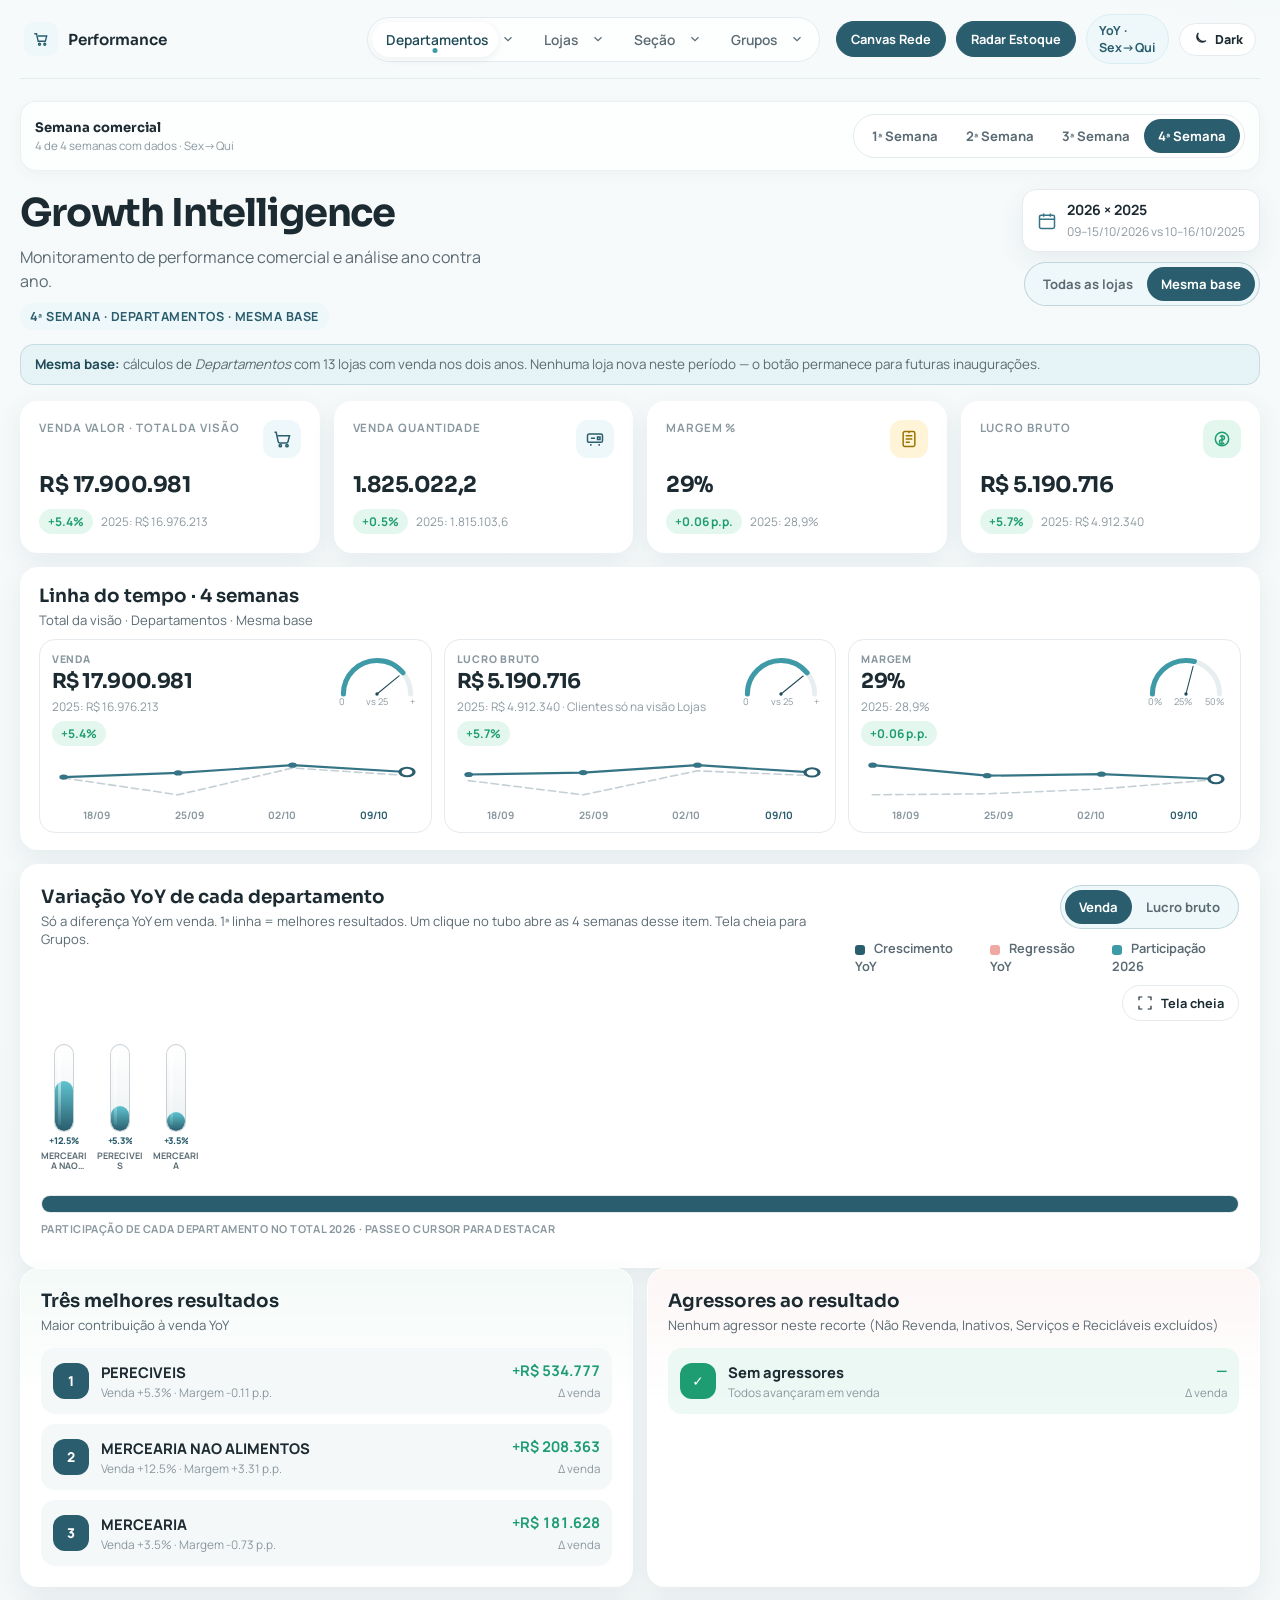
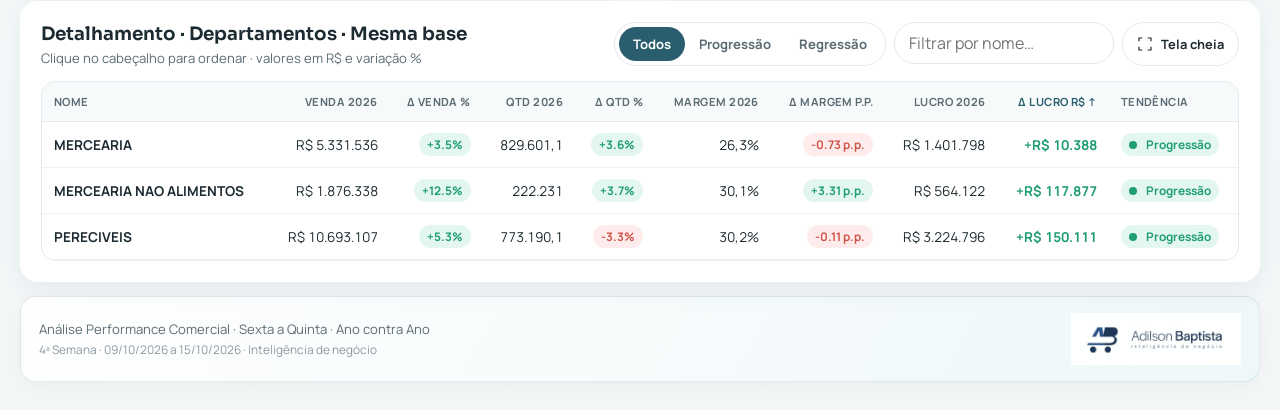
<file: index.html>
<!DOCTYPE html>
<html lang="pt-BR">
<head>
  <meta charset="UTF-8" />
  <meta name="viewport" content="width=device-width, initial-scale=1.0" />
  <title>Performance Semanal · Growth Intelligence</title>
  <link rel="preconnect" href="https://fonts.googleapis.com" />
  <link rel="preconnect" href="https://fonts.gstatic.com" crossorigin />
  <link href="https://fonts.googleapis.com/css2?family=Manrope:wght@400;500;600;700;800&family=Sora:wght@500;600;700&display=swap" rel="stylesheet" />
  <link rel="stylesheet" href="styles.css" />
  <script>
    (function () {
      try {
        if (localStorage.getItem("perf-theme") === "dark") {
          document.documentElement.classList.add("theme-dark");
        }
      } catch (e) {}
    })();
  </script>
  <style>
    .theme-toggle {
      display: inline-flex;
      align-items: center;
      gap: 7px;
      border: 1px solid var(--line);
      background: #fff;
      color: var(--ink);
      border-radius: 999px;
      padding: 7px 12px;
      font: inherit;
      font-size: 0.78rem;
      font-weight: 800;
      cursor: pointer;
      white-space: nowrap;
      transition: 0.2s ease;
    }
    .theme-toggle svg { width: 16px; height: 16px; flex: 0 0 auto; }
    .theme-toggle .icon-sun { display: none; }
    .theme-toggle:hover { border-color: var(--teal-500); color: var(--teal-800); }
    html.theme-dark .theme-toggle {
      background: rgba(61, 214, 224, 0.12);
      border-color: rgba(61, 214, 224, 0.45);
      color: #7ee8ef;
    }
    html.theme-dark .theme-toggle .icon-moon { display: none; }
    html.theme-dark .theme-toggle .icon-sun { display: block; }
    @media (max-width: 980px) {
      .theme-toggle-label { display: none; }
      .theme-toggle { padding: 8px; }
    }

    /* Visual de apresentação — só o dashboard (index) */
    html.theme-dark body {
      color: #e8eef6;
      background:
        radial-gradient(900px 480px at 8% -10%, rgba(61, 214, 224, 0.16), transparent 50%),
        radial-gradient(700px 400px at 100% 0%, rgba(59, 91, 219, 0.18), transparent 46%),
        linear-gradient(180deg, #8b96ae 0%, #6f7a94 100%);
    }
    html.theme-dark .shell { max-width: 1320px; }
    html.theme-dark .topnav {
      background: #152036;
      border: 0;
      border-radius: 22px;
      padding: 12px 16px;
      margin-top: 14px;
      margin-bottom: 18px;
      box-shadow: 0 16px 40px rgba(15, 23, 42, 0.28);
    }
    html.theme-dark .brand-pill {
      background: rgba(61, 214, 224, 0.14);
      color: #7ee8ef;
    }
    html.theme-dark .topnav-brand { color: #f4f8fb; }
    html.theme-dark .topnav-links {
      background: rgba(255, 255, 255, 0.04);
      border-color: rgba(255, 255, 255, 0.08);
    }
    html.theme-dark .nav-link { color: #9aabc0; }
    html.theme-dark .nav-link:hover { color: #7ee8ef; }
    html.theme-dark .nav-link.active {
      color: #7ee8ef;
      background: transparent;
      box-shadow: none;
      outline: 1.5px solid #3dd6e0;
      outline-offset: -1px;
    }
    html.theme-dark .nav-link.active::after { background: #3dd6e0; }
    html.theme-dark .nav-filter { color: #9aabc0; }
    html.theme-dark .nav-filter:hover,
    html.theme-dark .nav-filter.is-filtered { color: #7ee8ef; }
    html.theme-dark .nav-phase.is-open,
    html.theme-dark .nav-phase:has(.nav-filter.is-filtered) {
      background: rgba(61, 214, 224, 0.1);
    }
    html.theme-dark .nav-filter-count { background: #3dd6e0; color: #152036; }
    html.theme-dark .phase-filter-pop {
      background: #1c2b48;
      border-color: rgba(61, 214, 224, 0.28);
      color: #f4f8fb;
    }
    html.theme-dark .phase-filter-pop input[type="search"] {
      background: #152036;
      border-color: rgba(255,255,255,0.12);
      color: #fff;
    }
    html.theme-dark .phase-filter-item:hover { background: rgba(61, 214, 224, 0.1); }
    html.theme-dark .phase-filter-actions button,
    html.theme-dark .phase-filter-clear,
    html.theme-dark .note-clear {
      background: rgba(61, 214, 224, 0.12);
      border-color: rgba(61, 214, 224, 0.35);
      color: #7ee8ef;
    }
    html.theme-dark .base-note.filter-note { background: rgba(61, 214, 224, 0.1); color: #d7eef1; }
    html.theme-dark .period-mini {
      background: rgba(61, 214, 224, 0.12);
      border-color: rgba(61, 214, 224, 0.28);
      color: #7ee8ef;
    }
    html.theme-dark .canvas-rede-btn {
      background: transparent;
      border-color: rgba(255, 255, 255, 0.16);
      color: #d5e2ee;
    }
    html.theme-dark .canvas-rede-btn:hover {
      background: rgba(61, 214, 224, 0.16);
      border-color: #3dd6e0;
      color: #7ee8ef;
    }

    html.theme-dark .week-bar,
    html.theme-dark .period-card,
    html.theme-dark .chip-group,
    html.theme-dark .store-base-group {
      background: #152036;
      border-color: rgba(255, 255, 255, 0.08);
      color: #e8eef6;
      box-shadow: 0 12px 28px rgba(15, 23, 42, 0.18);
    }
    html.theme-dark .week-bar-label,
    html.theme-dark .period-card strong { color: #f4f8fb; }
    html.theme-dark .week-bar-copy small,
    html.theme-dark .period-card small { color: #8ea0b3; }
    html.theme-dark .period-card svg { color: #3dd6e0; }
    html.theme-dark .chip { color: #9aabc0; }
    html.theme-dark .chip.active {
      background: #3dd6e0;
      color: #102033;
    }
    html.theme-dark .week-chip.empty-week.active { background: #4b5c72; color: #d5e2ee; }

    html.theme-dark .page-head h1 { color: #152036; }
    html.theme-dark .lede { color: #243044; }
    html.theme-dark .phase-tag {
      background: #152036;
      color: #7ee8ef;
    }
    html.theme-dark .base-note {
      background: rgba(21, 32, 54, 0.88);
      border-color: rgba(61, 214, 224, 0.22);
      color: #c5d3e0;
    }
    html.theme-dark .base-note strong { color: #7ee8ef; }

    html.theme-dark .kpi,
    html.theme-dark .panel {
      border: 0;
      border-radius: 22px;
      box-shadow: 0 16px 36px rgba(15, 23, 42, 0.22);
    }
    html.theme-dark .trend-panel {
      background: linear-gradient(180deg, #1c2b48 0%, #121a2e 100%);
      border: 0;
      color: #eef4fa;
    }
    html.theme-dark .trend-panel .panel-head h2 { color: #fff; }
    html.theme-dark .trend-panel .panel-head p { color: #8ea0b3; }
    html.theme-dark .trend-card {
      background: rgba(255, 255, 255, 0.04);
      border-color: rgba(255, 255, 255, 0.08);
    }
    html.theme-dark .trend-card small { color: #8ea0b3; }
    html.theme-dark .trend-card strong { color: #fff; }
    html.theme-dark .trend-card .trend-compare { color: #8ea0b3; }
    html.theme-dark .trend-clear,
    html.theme-dark .chart-back {
      background: rgba(61, 214, 224, 0.12);
      border-color: rgba(61, 214, 224, 0.35);
      color: #7ee8ef;
    }
    html.theme-dark .trend-tick { color: #8ea0b3; }
    html.theme-dark .trend-tick.is-active { color: #7ee8ef; }
    html.theme-dark .spark-line { stroke: #3dd6e0; }
    html.theme-dark .spark-line.prev { stroke: #3b5bdb; }
    html.theme-dark .spark-dot { fill: #3dd6e0; }
    html.theme-dark .spark-dot.active { fill: #fff; stroke: #3dd6e0; }
    html.theme-dark .mini-gauge .gauge-track { stroke: rgba(255, 255, 255, 0.1); }
    html.theme-dark .mini-gauge .gauge-fill { stroke: #3dd6e0; }
    html.theme-dark .mini-gauge .gauge-needle { stroke: #7ee8ef; }
    html.theme-dark .mini-gauge .gauge-hub { fill: #7ee8ef; }
    html.theme-dark .mini-gauge .gauge-scale { color: #8ea0b3; }
    html.theme-dark tbody tr.is-selected { background: rgba(61, 214, 224, 0.12); }
    html.theme-dark .bar-group.is-selected .bar-label { color: #7ee8ef; }
    html.theme-dark .rank-list li.is-selected { outline: 1.5px solid #3dd6e0; }

    html.theme-dark .kpi,
    html.theme-dark .gauge-card,
    html.theme-dark .chart-panel {
      background:
        radial-gradient(140% 90% at 100% -20%, rgba(61, 214, 224, 0.22), transparent 46%),
        linear-gradient(180deg, #1c2b48 0%, #121a2e 100%);
      color: #eef4fa;
    }
    html.theme-dark .kpi:first-child {
      background:
        radial-gradient(120% 80% at -10% 0%, rgba(91, 124, 255, 0.28), transparent 42%),
        linear-gradient(165deg, #1a2d55 0%, #10182c 100%);
    }
    html.theme-dark .kpi-label,
    html.theme-dark .kpi-compare { color: #8ea0b3; }
    html.theme-dark .kpi-value { color: #fff; }
    html.theme-dark .kpi-icon {
      background: rgba(61, 214, 224, 0.14);
      color: #7ee8ef;
    }
    html.theme-dark .kpi-icon.offer { background: rgba(255, 196, 80, 0.16); color: #ffd27a; }
    html.theme-dark .kpi-icon.money { background: rgba(61, 214, 224, 0.16); color: #7ee8ef; }
    html.theme-dark .kpi-icon.clients { background: rgba(91, 124, 255, 0.18); color: #9db0ff; }
    html.theme-dark .delta.up { background: rgba(61, 214, 224, 0.16); color: #7ee8ef; }
    html.theme-dark .delta.down { background: rgba(255, 107, 107, 0.16); color: #ff9b9b; }
    html.theme-dark .delta.flat { background: rgba(255, 255, 255, 0.08); color: #8ea0b3; }

    html.theme-dark .panel-head h2,
    html.theme-dark .panel-kicker span,
    html.theme-dark .gauge-copy strong { color: #fff; }
    html.theme-dark .panel-head p,
    html.theme-dark .panel-kicker small,
    html.theme-dark .gauge-copy span,
    html.theme-dark .gauge-foot,
    html.theme-dark .gauge-scale { color: #8ea0b3; }
    html.theme-dark .gauge-foot.warn { color: #ff9b9b; }
    html.theme-dark .gauge-track { stroke: rgba(255, 255, 255, 0.1); }
    html.theme-dark .gauge-fill { stroke: #3dd6e0; }
    html.theme-dark .gauge-needle { stroke: #7ee8ef; }
    html.theme-dark .gauge-hub { fill: #7ee8ef; }
    html.theme-dark .money-card .money-rain span { color: rgba(61, 214, 224, 0.28); }
    html.theme-dark .chart-legend { color: #9aabc0; }
    html.theme-dark .chart-legend .dot.current { background: #3dd6e0; }
    html.theme-dark .chart-legend .dot.previous { background: #3b5bdb; }
    html.theme-dark .chart-legend .dot.regressao { background: #ff8a80; }
    html.theme-dark .chart-legend .dot.mix { background: #7ee8ef; }
    html.theme-dark .delta-tube {
      background: rgba(255, 255, 255, 0.03);
    }
    html.theme-dark .delta-tube:hover,
    html.theme-dark .delta-tube.is-hot,
    html.theme-dark .delta-tube.is-selected {
      background: rgba(61, 214, 224, 0.08);
      border-color: rgba(61, 214, 224, 0.55);
    }
    html.theme-dark .delta-tube.is-down:hover,
    html.theme-dark .delta-tube.is-down.is-hot,
    html.theme-dark .delta-tube.is-down.is-selected {
      border-color: rgba(255, 138, 128, 0.6);
      background: rgba(255, 138, 128, 0.08);
    }
    html.theme-dark .delta-glass {
      background: linear-gradient(180deg, rgba(255,255,255,0.08), rgba(255,255,255,0.02));
      border-color: rgba(255, 255, 255, 0.14);
    }
    html.theme-dark .delta-pct { color: #f4f8fb; }
    html.theme-dark .delta-tube.is-down .delta-pct { color: #ffb4ad; }
    html.theme-dark .delta-delta { color: #8ea0b3; }
    html.theme-dark .delta-tip {
      background: #152036;
      border-color: rgba(61, 214, 224, 0.28);
      color: #e8eef6;
    }
    html.theme-dark .delta-mix {
      background: rgba(255, 255, 255, 0.04);
      border-color: rgba(255, 255, 255, 0.08);
    }
    html.theme-dark .delta-mix-label { color: #8ea0b3; }
    html.theme-dark .bar.previous { background: #3b5bdb; }
    html.theme-dark .bar-year,
    html.theme-dark .bar-value { color: #8ea0b3; }
    html.theme-dark .bar-value-line { color: #7ee8ef; }
    html.theme-dark .bar-group.is-active-week { background: rgba(61, 214, 224, 0.1); }
    html.theme-dark .bar.current { background: #3dd6e0; }
    html.theme-dark .bar.current.regressao { background: #ff8a80; }
    html.theme-dark .bar-label { color: #c5d3e0; }
    html.theme-dark .bar-group.regressao .bar-label { color: #ff9b9b; }
    html.theme-dark .chart-scroll::-webkit-scrollbar-thumb { background: rgba(61, 214, 224, 0.35); }

    html.theme-dark .panel-best,
    html.theme-dark .panel-risk,
    html.theme-dark .table-panel {
      background: #f7f8fb;
      color: #1c2a31;
    }
    html.theme-dark .panel-best {
      background:
        linear-gradient(180deg, rgba(61, 214, 224, 0.12), transparent 42%),
        #f7f8fb;
    }
    html.theme-dark .panel-risk {
      background:
        linear-gradient(180deg, rgba(255, 138, 128, 0.12), transparent 42%),
        #f7f8fb;
    }
    html.theme-dark .panel-best .panel-head h2,
    html.theme-dark .panel-risk .panel-head h2,
    html.theme-dark .table-panel .panel-head h2 { color: #152036; }
    html.theme-dark .panel-best .panel-head p,
    html.theme-dark .panel-risk .panel-head p,
    html.theme-dark .table-panel .panel-head p { color: #5b6b73; }
    html.theme-dark .rank-list li { background: #fff; }
    html.theme-dark .rank-badge { background: #152036; }
    html.theme-dark .search input,
    html.theme-dark .expand-btn {
      background: #fff;
      color: #1c2a31;
      border-color: #e4eaed;
    }
    html.theme-dark .table-wrap { border-color: #e4eaed; background: #fff; }
    html.theme-dark thead th { background: #eef2f6; color: #5b6b73; }
    html.theme-dark thead th.sorted,
    html.theme-dark thead th:hover { color: #152036; }
    html.theme-dark tbody td { border-bottom-color: #eef2f3; }
    html.theme-dark .table-panel.is-expanded,
    html.theme-dark .table-panel:fullscreen,
    html.theme-dark .table-panel:-webkit-full-screen,
    html.theme-dark .chart-panel.is-expanded,
    html.theme-dark .chart-panel:fullscreen,
    html.theme-dark .chart-panel:-webkit-full-screen {
      background: #6f7a94;
    }
    html.theme-dark .table-panel.is-expanded .table-wrap,
    html.theme-dark .table-panel:fullscreen .table-wrap { background: #fff; }

    html.theme-dark .empty-week-card {
      background: linear-gradient(180deg, #1c2b48 0%, #121a2e 100%);
      border-color: rgba(61, 214, 224, 0.28);
    }
    html.theme-dark .empty-week-card strong { color: #fff; }
    html.theme-dark .empty-week-card p { color: #7ee8ef; }
    html.theme-dark .empty-week-card small { color: #8ea0b3; }
    html.theme-dark .empty-week-card code { background: rgba(61, 214, 224, 0.12); color: #7ee8ef; }

    html.theme-dark .footer { color: #243044; }
    html.theme-dark .footer .muted { color: #3a4658; }
    html.theme-dark .footer-logo { filter: drop-shadow(0 8px 16px rgba(15, 23, 42, 0.25)); }
  </style>
</head>
<body>
  <div class="shell">
    <header class="topnav">
      <div class="topnav-left">
        <div class="brand-pill" aria-hidden="true">
          <svg viewBox="0 0 24 24" fill="none" stroke="currentColor" stroke-width="1.8">
            <path d="M3 5h3l2.2 10h9.6l1.8-7H8"/>
            <circle cx="10" cy="19" r="1.3"/>
            <circle cx="17" cy="19" r="1.3"/>
          </svg>
        </div>
        <strong class="topnav-brand">Performance</strong>
      </div>

      <nav class="topnav-links" id="phaseNav" aria-label="Fases da análise">
        <div class="nav-phase">
          <button type="button" class="nav-link active" data-phase="departamentos">Departamentos</button>
          <button type="button" class="nav-filter" data-filter-phase="departamentos" aria-expanded="false" title="Escolher departamentos">
            <span class="nav-filter-count hidden"></span>
            <svg viewBox="0 0 24 24" fill="none" stroke="currentColor" stroke-width="2" aria-hidden="true"><path d="M6 9l6 6 6-6"/></svg>
          </button>
        </div>
        <div class="nav-phase">
          <button type="button" class="nav-link" data-phase="lojas">Lojas</button>
          <button type="button" class="nav-filter" data-filter-phase="lojas" aria-expanded="false" title="Escolher lojas">
            <span class="nav-filter-count hidden"></span>
            <svg viewBox="0 0 24 24" fill="none" stroke="currentColor" stroke-width="2" aria-hidden="true"><path d="M6 9l6 6 6-6"/></svg>
          </button>
        </div>
        <div class="nav-phase">
          <button type="button" class="nav-link" data-phase="secao">Seção</button>
          <button type="button" class="nav-filter" data-filter-phase="secao" aria-expanded="false" title="Escolher seções">
            <span class="nav-filter-count hidden"></span>
            <svg viewBox="0 0 24 24" fill="none" stroke="currentColor" stroke-width="2" aria-hidden="true"><path d="M6 9l6 6 6-6"/></svg>
          </button>
        </div>
        <div class="nav-phase">
          <button type="button" class="nav-link" data-phase="grupos">Grupos</button>
          <button type="button" class="nav-filter" data-filter-phase="grupos" aria-expanded="false" title="Escolher grupos">
            <span class="nav-filter-count hidden"></span>
            <svg viewBox="0 0 24 24" fill="none" stroke="currentColor" stroke-width="2" aria-hidden="true"><path d="M6 9l6 6 6-6"/></svg>
          </button>
        </div>
      </nav>

      <div class="topnav-right">
        <a class="canvas-rede-btn" href="rede.html" title="Abrir análise Canvas Rede">Canvas Rede</a>
        <a class="canvas-rede-btn" href="estoque.html" title="Abrir Radar de Estoque">Radar Estoque</a>
        <span class="period-mini">YoY · Sex→Qui</span>
        <button type="button" class="theme-toggle" id="themeToggle" aria-pressed="false" title="Visual Dark para apresentação">
          <svg class="icon-moon" viewBox="0 0 24 24" fill="none" stroke="currentColor" stroke-width="1.8" aria-hidden="true">
            <path d="M21 14.5A8.5 8.5 0 0 1 9.5 3 7 7 0 1 0 21 14.5z"/>
          </svg>
          <svg class="icon-sun" viewBox="0 0 24 24" fill="none" stroke="currentColor" stroke-width="1.8" aria-hidden="true">
            <circle cx="12" cy="12" r="4"/>
            <path d="M12 3v1.5M12 19.5V21M4.2 4.2l1.1 1.1M18.7 18.7l1.1 1.1M3 12h1.5M19.5 12H21M4.2 19.8l1.1-1.1M18.7 5.3l1.1-1.1"/>
          </svg>
          <span class="theme-toggle-label">Dark</span>
        </button>
      </div>
    </header>

    <div class="phase-filter-pop hidden" id="phaseFilterPop" hidden>
      <div class="phase-filter-head">
        <strong id="phaseFilterTitle">Filtrar</strong>
        <span id="phaseFilterMeta"></span>
      </div>
      <input type="search" id="phaseFilterSearch" placeholder="Buscar…" autocomplete="off" />
      <div class="phase-filter-actions">
        <button type="button" id="phaseFilterAll">Todos</button>
        <button type="button" id="phaseFilterNone">Nenhum</button>
      </div>
      <div class="phase-filter-list" id="phaseFilterList"></div>
      <button type="button" class="phase-filter-clear" id="phaseFilterClear">Limpar filtro desta visão</button>
    </div>

    <main class="page">
      <section class="week-bar" aria-label="Semanas da análise">
        <div class="week-bar-copy">
          <span class="week-bar-label">Semana comercial</span>
          <small id="weekBarHint">Últimas 4 semanas · Sex→Qui</small>
        </div>
        <div class="chip-group week-group" id="weekGroup" role="group" aria-label="Filtro de semana">
          <button type="button" class="chip week-chip active" data-week="1">1ª Semana</button>
          <button type="button" class="chip week-chip empty-week" data-week="2">2ª Semana</button>
          <button type="button" class="chip week-chip empty-week" data-week="3">3ª Semana</button>
          <button type="button" class="chip week-chip empty-week" data-week="4">4ª Semana</button>
        </div>
      </section>

      <section class="page-head">
        <div>
          <h1>Growth Intelligence</h1>
          <p class="lede" id="phaseSubtitle">Monitoramento de performance comercial e análise preditiva ano contra ano.</p>
          <p class="phase-tag" id="phaseTitle">Departamentos · Mesma base</p>
        </div>
        <div class="page-controls">
          <div class="period-card" title="Comparativo semanal">
            <svg viewBox="0 0 24 24" fill="none" stroke="currentColor" stroke-width="1.8" aria-hidden="true">
              <rect x="3" y="5" width="18" height="16" rx="2"/>
              <path d="M8 3v4M16 3v4M3 10h18"/>
            </svg>
            <div>
              <strong id="periodTitle">2026 × 2025</strong>
              <small id="periodDetail">17–23 jul vs 18–24 jul</small>
            </div>
          </div>
          <div class="chip-group store-base-group" id="storeBaseGroup" role="group" aria-label="Base de lojas">
            <button type="button" class="chip" data-store-base="todas">Todas as lojas</button>
            <button type="button" class="chip active" data-store-base="mesma">Mesma base</button>
          </div>
        </div>
      </section>

      <p class="base-note" id="storeBaseNote"></p>
      <p class="base-note filter-note hidden" id="itemFilterNote"></p>

      <section class="empty-week-panel hidden" id="emptyWeekPanel" aria-live="polite">
        <div class="empty-week-card">
          <strong id="emptyWeekTitle">2ª Semana</strong>
          <p id="emptyWeekMessage">Sem dados</p>
          <small>Inclua os Excel da semana em <code>entradas/semana-nova</code> e execute <code>build-data.ps1</code>.</small>
        </div>
      </section>

      <div id="analysisContent">
      <section class="kpi-row" id="execSummary" aria-label="Indicadores principais"></section>

      <section class="panel trend-panel" id="trendPanel">
        <div class="panel-head row">
          <div>
            <h2>Linha do tempo · 4 semanas</h2>
            <p id="trendScope">Total da visão · clique em uma barra, ranking ou linha da tabela</p>
          </div>
          <button type="button" class="trend-clear hidden" id="trendClear">Ver total da visão</button>
        </div>
        <div class="trend-grid" id="trendGrid"></div>
      </section>

      <section class="panel chart-panel" id="chartPanel">
        <div class="panel-head row">
          <div>
            <h2 id="chartTitle">Comparativo de vendas</h2>
            <p id="chartSubtitle">Período atual (2026) × período anterior (2025) · clique no item para a linha do tempo</p>
          </div>
          <div class="chart-tools">
            <div class="chip-group metric-group" id="metricGroup" role="group" aria-label="Métrica da análise">
              <button type="button" class="chip active" data-metric="venda">Venda</button>
              <button type="button" class="chip" data-metric="lucro">Lucro bruto</button>
              <button type="button" class="chip hidden" data-metric="clientes" id="metricClientes">Clientes</button>
            </div>
            <div class="chart-legend" id="chartLegend">
              <span><i class="dot current"></i> Crescimento YoY</span>
              <span><i class="dot regressao"></i> Regressão YoY</span>
              <span><i class="dot mix"></i> Participação 2026</span>
            </div>
            <div class="chart-actions">
            <button type="button" class="chart-back hidden" id="chartBackBtn">Todos os itens</button>
            <button type="button" class="expand-btn" id="chartExpandBtn" aria-pressed="false" title="Abrir gráfico em tela cheia">
              <svg class="expand-icon" viewBox="0 0 24 24" fill="none" stroke="currentColor" stroke-width="1.8" aria-hidden="true">
                <path d="M8 3H3v5M16 3h5v5M8 21H3v-5M16 21h5v-5"/>
              </svg>
              <svg class="collapse-icon" viewBox="0 0 24 24" fill="none" stroke="currentColor" stroke-width="1.8" aria-hidden="true">
                <path d="M9 3v5H4M15 3v5h5M9 21v-5H4M15 21v-5h5"/>
              </svg>
              <span class="expand-label">Tela cheia</span>
              <span class="collapse-label">Voltar ao dash</span>
            </button>
            </div>
          </div>
        </div>
        <div class="chart-scroll">
          <div class="chart" id="salesChart" role="img" aria-label="Variação YoY por item"></div>
        </div>
        <div class="delta-mix" id="salesMix" hidden></div>
        <p class="delta-mix-label" id="salesMixLabel" hidden>Participação de cada item no total 2026 · passe o cursor para destacar</p>
      </section>

      <section class="spotlight-grid">
        <article class="panel panel-best">
          <div class="panel-head">
            <h2 id="bestTitle">Três melhores resultados</h2>
            <p id="bestHint">Maior contribuição ao lucro bruto YoY</p>
          </div>
          <ol class="rank-list" id="bestList"></ol>
        </article>

        <article class="panel panel-risk">
          <div class="panel-head">
            <h2 id="aggressorTitle">Principais agressores</h2>
            <p id="aggressorHint">Maior pressão negativa sobre o resultado</p>
          </div>
          <ul class="rank-list risk" id="aggressorList"></ul>
        </article>
      </section>

      <section class="panel table-panel" id="detailPanel">
        <div class="panel-head row">
          <div>
            <h2 id="tableTitle">Detalhamento</h2>
            <p>Clique no cabeçalho para ordenar · valores em R$ e variação %</p>
          </div>
          <div class="table-tools">
            <div class="chip-group" role="group" aria-label="Filtro de tendência">
              <button type="button" class="chip active" data-filter="todos">Todos</button>
              <button type="button" class="chip" data-filter="progressao">Progressão</button>
              <button type="button" class="chip" data-filter="regressao">Regressão</button>
            </div>
            <label class="search">
              <span class="sr-only">Buscar</span>
              <input type="search" id="searchInput" placeholder="Filtrar por nome…" autocomplete="off" />
            </label>
            <button type="button" class="expand-btn" id="tableExpandBtn" aria-pressed="false" title="Abrir detalhamento em tela cheia">
              <svg class="expand-icon" viewBox="0 0 24 24" fill="none" stroke="currentColor" stroke-width="1.8" aria-hidden="true">
                <path d="M8 3H3v5M16 3h5v5M8 21H3v-5M16 21h5v-5"/>
              </svg>
              <svg class="collapse-icon" viewBox="0 0 24 24" fill="none" stroke="currentColor" stroke-width="1.8" aria-hidden="true">
                <path d="M9 3v5H4M15 3v5h5M9 21v-5H4M15 21v-5h5"/>
              </svg>
              <span class="expand-label">Tela cheia</span>
              <span class="collapse-label">Voltar ao dash</span>
            </button>
          </div>
        </div>
        <div class="table-wrap">
          <table id="dataTable">
            <thead id="tableHead"></thead>
            <tbody id="tableBody"></tbody>
          </table>
        </div>
      </section>

      <footer class="footer">
        <div class="footer-copy">
          <p>Análise Performance Comercial · Sexta a Quinta · Ano contra Ano</p>
          <p class="muted" id="footerMeta">Dados 2025 × 2026 · Inteligência de negócio</p>
        </div>
        <img src="LogoABB.jpeg" alt="Adilson Baptista — Inteligência de negócio" class="footer-logo" />
      </footer>
      </div>
    </main>
  </div>

  <script src="data.js"></script>
  <script src="app.js"></script>
  <script>
    (function () {
      const root = document.documentElement;
      const btn = document.getElementById("themeToggle");
      if (!btn) return;
      const sync = () => {
        const dark = root.classList.contains("theme-dark");
        btn.setAttribute("aria-pressed", dark ? "true" : "false");
        btn.title = dark ? "Voltar ao visual padrão" : "Visual Dark para apresentação";
        const label = btn.querySelector(".theme-toggle-label");
        if (label) label.textContent = dark ? "Claro" : "Dark";
      };
      btn.addEventListener("click", () => {
        const dark = root.classList.toggle("theme-dark");
        try { localStorage.setItem("perf-theme", dark ? "dark" : "light"); } catch (e) {}
        sync();
      });
      sync();
    })();
  </script>
</body>
</html>
</file>
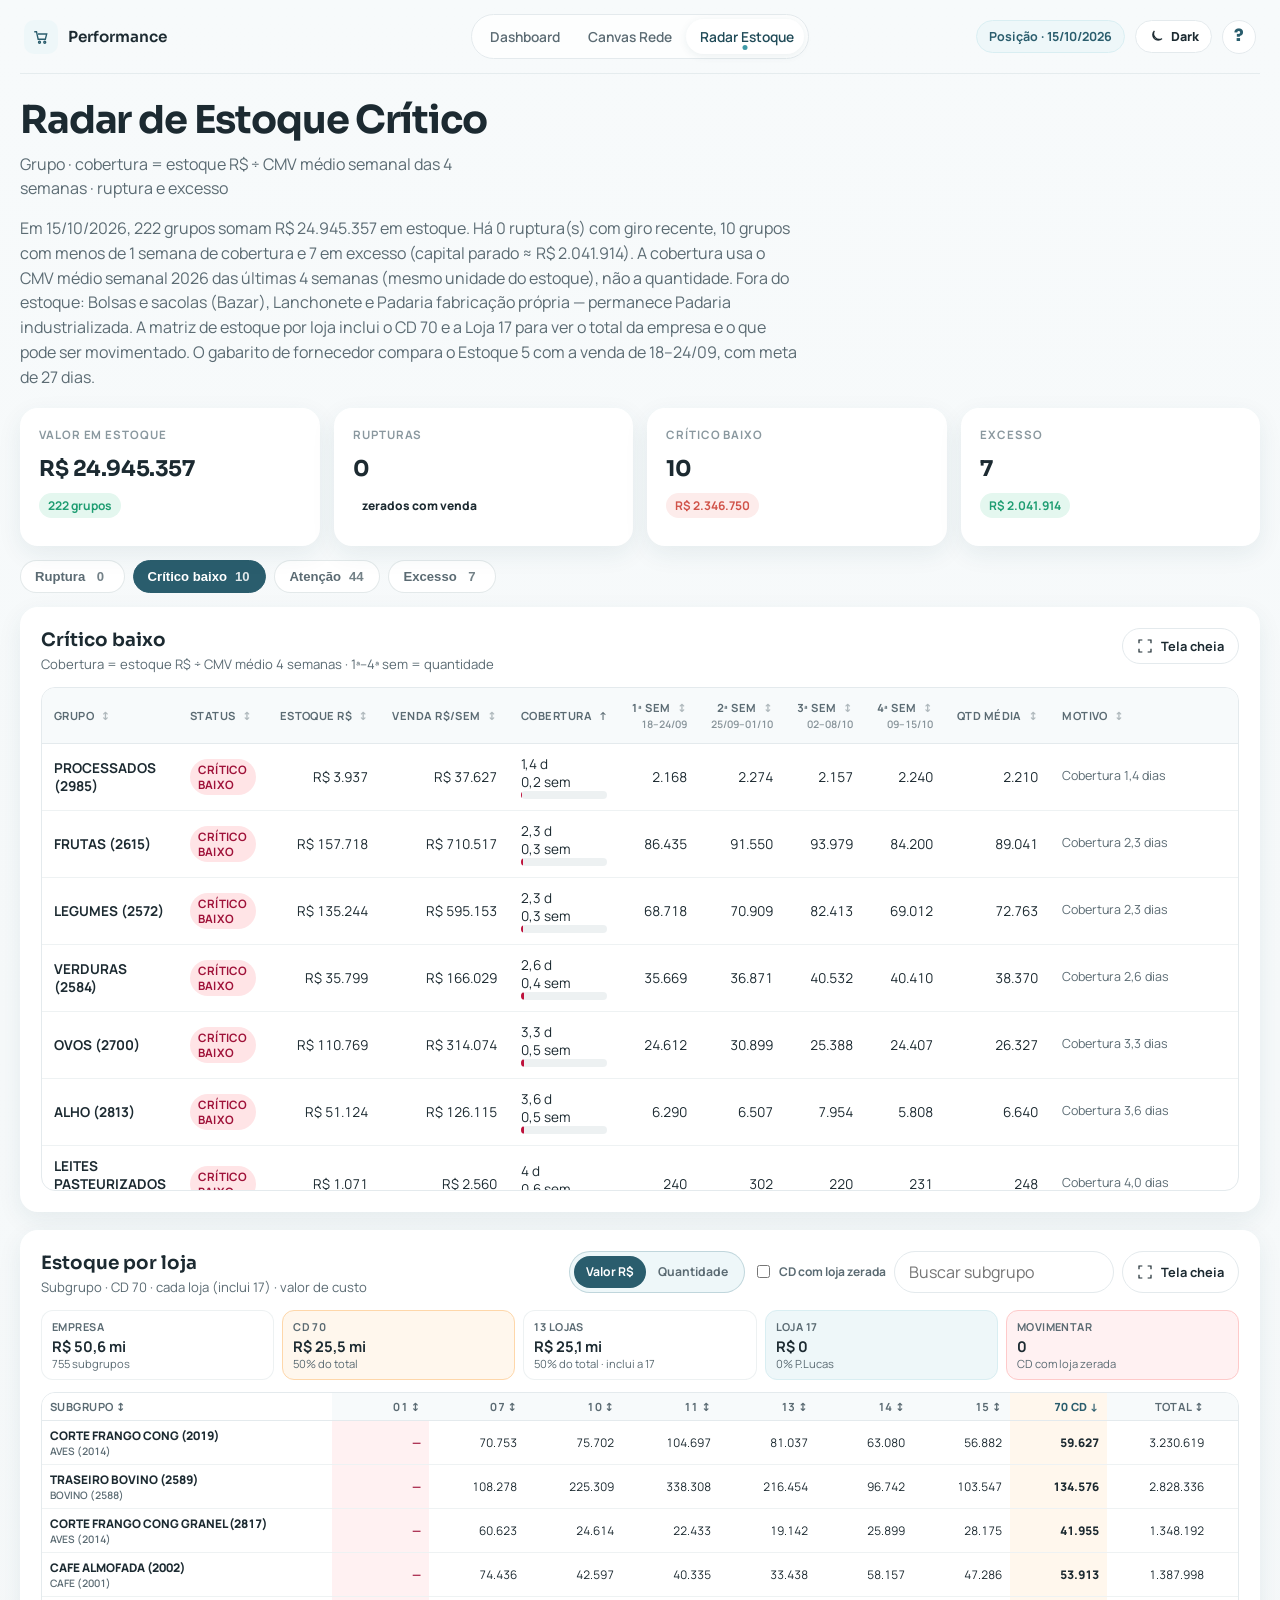
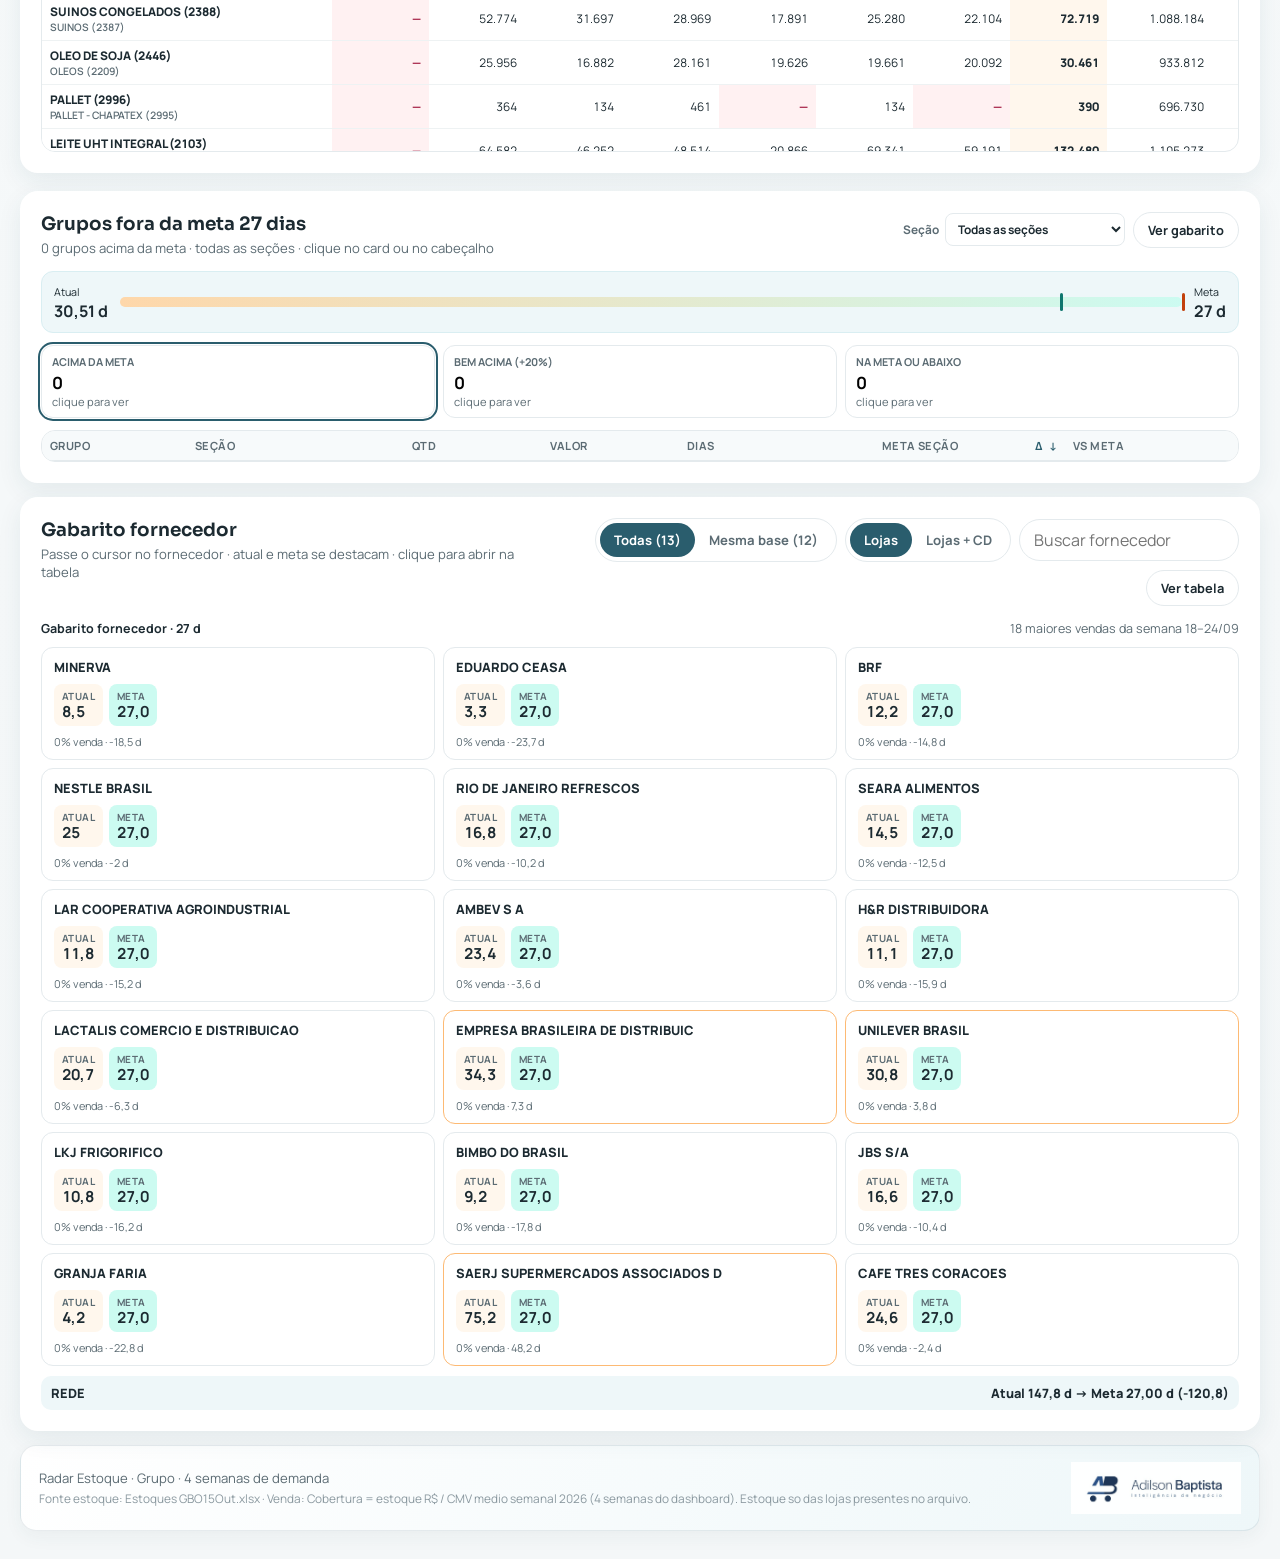
<file: estoque.html>
<!DOCTYPE html>
<html lang="pt-BR">
<head>
  <meta charset="UTF-8" />
  <meta name="viewport" content="width=device-width, initial-scale=1.0" />
  <title>Radar de Estoque · Performance Semanal</title>
  <link rel="preconnect" href="https://fonts.googleapis.com" />
  <link rel="preconnect" href="https://fonts.gstatic.com" crossorigin />
  <link href="https://fonts.googleapis.com/css2?family=Manrope:wght@400;500;600;700;800&family=Sora:wght@500;600;700&display=swap" rel="stylesheet" />
  <link rel="stylesheet" href="styles.css" />
  <script>
    (function () {
      try {
        if (localStorage.getItem("perf-theme") === "dark") {
          document.documentElement.classList.add("theme-dark");
        }
      } catch (e) {}
    })();
  </script>
  <style>
    .est-hero { margin-bottom: 16px; }
    .est-hero h1 { margin: 0 0 6px; }
    .est-rules {
      display: grid;
      grid-template-columns: repeat(4, minmax(0, 1fr));
      gap: 10px;
      margin: 0 0 18px;
    }
    .est-rule {
      padding: 12px 14px;
      border-radius: 14px;
      background: rgba(255,255,255,0.72);
      border: 1px solid rgba(31, 74, 87, 0.08);
      font-size: 0.82rem;
      line-height: 1.4;
      color: var(--ink-soft);
    }
    .est-rule strong { display: block; color: var(--ink); margin-bottom: 4px; font-size: 0.86rem; }
    .est-rule.danger { border-color: #fecaca; background: #fff1f2; }
    .est-rule.warn { border-color: #fed7aa; background: #fff7ed; }
    .est-tabs { display: flex; flex-wrap: wrap; gap: 8px; margin: 0 0 14px; }
    .est-tab {
      border: 1px solid rgba(31, 74, 87, 0.12);
      background: #fff;
      border-radius: 999px;
      padding: 8px 14px;
      font-weight: 700;
      font-size: 0.82rem;
      cursor: pointer;
      color: var(--ink-soft);
    }
    .est-tab.active { background: var(--teal-800); color: #fff; border-color: var(--teal-800); }
    .est-tab .n {
      display: inline-flex; min-width: 1.4em; justify-content: center;
      margin-left: 6px; opacity: 0.85;
    }
    .est-exec {
      margin: 0 0 18px;
      max-width: 78ch;
      color: var(--ink-soft);
      line-height: 1.55;
    }
    .est-matriz-panel { margin-bottom: 18px; }
    .est-matriz-panel .table-wrap { max-height: 360px; }
    .est-matriz-panel.is-expanded .table-wrap,
    .est-matriz-panel:fullscreen .table-wrap,
    .est-matriz-panel:-webkit-full-screen .table-wrap {
      flex: 1 1 auto;
      max-height: none;
      min-height: 240px;
    }
    .est-matriz-table th:not(:first-child),
    .est-matriz-table td:not(:first-child) {
      min-width: 4.6rem;
    }
    .est-matriz-panel .chip { padding: 6px 12px; font-size: 0.76rem; }
    .est-mover-toggle {
      display: inline-flex;
      align-items: center;
      gap: 6px;
      font-size: 0.75rem;
      font-weight: 700;
      color: var(--ink-soft);
      white-space: nowrap;
      cursor: pointer;
    }
    .est-matriz-kpis {
      display: grid;
      grid-template-columns: repeat(auto-fit, minmax(118px, 1fr));
      gap: 8px;
      margin: 0 0 12px;
    }
    .est-matriz-kpis article {
      padding: 8px 10px;
      border-radius: 12px;
      background: rgba(255,255,255,0.8);
      border: 1px solid rgba(31, 74, 87, 0.08);
    }
    .est-matriz-kpis small {
      display: block;
      font-size: 0.68rem;
      font-weight: 700;
      letter-spacing: 0.04em;
      text-transform: uppercase;
      color: var(--ink-soft);
    }
    .est-matriz-kpis strong {
      display: block;
      margin-top: 2px;
      font-size: 0.92rem;
    }
    .est-matriz-kpis span {
      display: block;
      font-size: 0.7rem;
      color: var(--ink-soft);
    }
    .est-matriz-kpis article.is-cd { background: #fff7ed; border-color: #fed7aa; }
    .est-matriz-kpis article.is-17 { background: #eef7f9; border-color: #d9eef2; }
    .est-matriz-kpis article.is-move { background: #fff1f2; border-color: #fecaca; }
    .est-matriz-table {
      min-width: 1280px;
      width: max-content;
      font-size: 0.74rem;
    }
    .est-matriz-table th,
    .est-matriz-table td {
      padding: 6px 8px;
      white-space: nowrap;
      text-align: right;
      font-variant-numeric: tabular-nums;
      vertical-align: middle;
    }
    .est-matriz-table th:first-child,
    .est-matriz-table td:first-child {
      position: sticky;
      left: 0;
      z-index: 2;
      text-align: left;
      background: #fff;
      min-width: 168px;
      max-width: 220px;
    }
    .est-matriz-table thead th:first-child { z-index: 5; }
    .est-matriz-table th.col-cd,
    .est-matriz-table td.col-cd {
      position: sticky;
      left: 168px;
      z-index: 2;
      background: #fff7ed;
      font-weight: 800;
    }
    .est-matriz-table thead th.col-cd,
    .est-matriz-table tfoot td.col-cd { z-index: 5; }
    .est-matriz-table td.col-17 { background: #eef7f9; }
    .est-matriz-table td.is-zero { color: var(--muted); }
    .est-matriz-table td.is-gap { background: #fff1f2; color: #9f1239; font-weight: 700; }
    .est-matriz-table .sg-name { display: block; font-weight: 800; overflow: hidden; text-overflow: ellipsis; }
    .est-matriz-table .sg-sub { display: block; font-size: 0.64rem; color: var(--ink-soft); font-weight: 600; }
    .est-matriz-table tfoot td { font-weight: 800; background: #f7fafb; }
    .est-matriz-table tfoot td:first-child { background: #f7fafb; }
    .est-matriz-table th.sortable { cursor: pointer; user-select: none; }
    .est-matriz-table th.sortable.is-active { color: var(--teal-800); }
    @media (max-width: 980px) {
      .est-matriz-kpis { grid-template-columns: repeat(2, minmax(0, 1fr)); }
    }
    .est-excesso-panel .table-wrap {
      max-height: 360px;
    }
    .est-excesso-table {
      width: 100%;
      table-layout: fixed;
      min-width: 0;
      font-size: 0.82rem;
    }
    .est-excesso-table th,
    .est-excesso-table td {
      padding: 8px 10px;
      vertical-align: middle;
    }
    .est-excesso-table th:nth-child(1),
    .est-excesso-table td:nth-child(1) {
      width: 52%;
      text-align: left;
      overflow: hidden;
      text-overflow: ellipsis;
      white-space: nowrap;
    }
    .est-excesso-table th:nth-child(2),
    .est-excesso-table td:nth-child(2) {
      width: 18%;
      text-align: right;
      white-space: nowrap;
      font-variant-numeric: tabular-nums;
    }
    .est-excesso-table th:nth-child(3),
    .est-excesso-table td:nth-child(3) {
      width: 30%;
      text-align: right;
      white-space: nowrap;
      font-variant-numeric: tabular-nums;
      font-weight: 700;
    }
    .est-excesso-table th.sortable {
      cursor: pointer;
      user-select: none;
    }
    .est-excesso-table th.sortable:hover {
      color: var(--teal-800, #1f4a57);
    }
    .est-excesso-table th.sortable .sort-ind {
      display: inline-block;
      margin-left: 4px;
      opacity: 0.45;
      font-size: 0.7rem;
    }
    .est-excesso-table th.sortable.is-active .sort-ind {
      opacity: 1;
    }
    .est-prio-panel .table-tools { flex: 0 0 auto; }
    .est-prio-panel { margin-bottom: 18px; }
    .est-prio-table {
      table-layout: auto;
      min-width: 1100px;
    }
    .est-prio-table th,
    .est-prio-table td { vertical-align: middle; }
    .est-prio-table th.num,
    .est-prio-table td.num {
      text-align: right;
      white-space: nowrap;
      font-variant-numeric: tabular-nums;
    }
    .est-prio-table th.week,
    .est-prio-table td.week { min-width: 4.6rem; }
    .est-prio-table th .th-sub {
      display: block;
      font-size: 0.64rem;
      font-weight: 600;
      letter-spacing: 0;
      text-transform: none;
      opacity: 0.72;
      margin-top: 2px;
    }
    .est-prio-table td.motivo {
      white-space: normal;
      line-height: 1.35;
      color: var(--ink-soft);
      font-size: 0.78rem;
      min-width: 12rem;
    }
    .est-prio-table th.sortable {
      cursor: pointer;
      user-select: none;
    }
    .est-prio-table th.sortable:hover { color: var(--teal-800, #1f4a57); }
    .est-prio-table th.sortable .sort-ind {
      margin-left: 4px;
      opacity: 0.45;
      font-size: 0.7rem;
    }
    .est-prio-table th.sortable.is-active .sort-ind { opacity: 1; }
    .cov-bar {
      height: 8px;
      border-radius: 999px;
      background: rgba(31, 74, 87, 0.08);
      overflow: hidden;
    }
    .cov-fill { height: 100%; border-radius: 999px; background: var(--teal-600, #2a6f7f); }
    .cov-fill.danger { background: #be123c; }
    .cov-fill.warn { background: #c2410c; }
    .pill-status {
      display: inline-flex;
      align-items: center;
      padding: 3px 8px;
      border-radius: 999px;
      font-size: 0.72rem;
      font-weight: 700;
      letter-spacing: 0.02em;
      text-transform: uppercase;
    }
    .pill-status.danger { background: #ffe4e6; color: #9f1239; }
    .pill-status.warn { background: #ffedd5; color: #9a3412; }
    .pill-status.ok { background: #ccfbf1; color: #0f766e; }
    .est-help-btn {
      width: 34px;
      height: 34px;
      border-radius: 50%;
      border: 1px solid var(--line);
      background: #fff;
      color: var(--teal-800);
      font: 800 1.05rem/1 var(--display);
      cursor: pointer;
    }
    .est-help-btn:hover,
    .est-help-btn[aria-expanded="true"] {
      background: var(--teal-800);
      color: #fff;
      border-color: var(--teal-800);
    }
    .est-help-backdrop {
      position: fixed;
      inset: 0;
      background: rgba(28, 42, 49, 0.35);
      z-index: 4000;
    }
    .est-help-drawer {
      position: fixed;
      top: 0;
      right: 0;
      z-index: 4001;
      width: min(420px, 100vw);
      height: 100%;
      background: #fff;
      padding: 14px 14px 16px;
      overflow: auto;
      box-sizing: border-box;
      border-left: 1px solid var(--line);
    }
    .est-help-drawer.is-gabarito {
      display: flex;
      flex-direction: column;
      overflow: hidden;
    }
    .est-help-drawer[hidden],
    .est-help-drawer.is-gabarito[hidden] {
      display: none !important;
    }
    .est-help-drawer.is-gabarito #estHelpGabarito {
      flex: 1 1 auto;
      min-height: 0;
      overflow: hidden;
      display: flex;
      flex-direction: column;
    }
    .est-help-drawer.is-gabarito .est-help-head { margin-bottom: 6px; }
    .est-help-drawer.is-gabarito .est-help-head h2 { font-size: 1rem; }
    .est-help-drawer.is-gabarito .est-help-tabs { margin-bottom: 6px; }
    .est-help-head {
      display: flex;
      align-items: center;
      justify-content: space-between;
      gap: 12px;
      margin-bottom: 12px;
    }
    .est-help-head h2 { margin: 0; font-size: 1.15rem; }
    .est-help-close {
      border: 0;
      background: transparent;
      font-size: 1.6rem;
      line-height: 1;
      cursor: pointer;
      color: var(--ink-soft);
    }
    .est-help-tabs { display: flex; gap: 8px; margin-bottom: 14px; }
    .est-help-tab {
      border: 1px solid var(--line);
      background: #fff;
      border-radius: 999px;
      padding: 6px 12px;
      font-weight: 700;
      font-size: 0.78rem;
      cursor: pointer;
    }
    .est-help-tab.active { background: var(--teal-800); color: #fff; border-color: var(--teal-800); }
    .est-help-pane { font-size: 0.84rem; color: var(--ink-soft); line-height: 1.5; }
    .est-help-pane h3 { margin: 14px 0 6px; color: var(--ink); font-size: 0.88rem; }
    .est-help-pane p { margin: 0 0 8px; }
    .est-help-card {
      padding: 10px 12px;
      border-radius: 12px;
      border: 1px solid var(--line);
      margin-bottom: 8px;
      background: #f7fafb;
    }
    .est-help-card strong { display: block; color: var(--ink); margin-bottom: 4px; }
    .est-help-card.danger { background: #fff1f2; border-color: #fecaca; }
    .est-help-card.warn { background: #fff7ed; border-color: #fed7aa; }
    .est-help-mini {
      width: 100%;
      min-width: 0 !important;
      max-width: 100%;
      border-collapse: collapse;
      font-size: 0.68rem;
      table-layout: fixed;
      margin: 0;
    }
    .est-gab-head {
      display: flex;
      justify-content: space-between;
      gap: 8px;
      margin: 0 0 10px;
      font-size: 0.78rem;
      color: var(--ink-soft);
    }
    .est-gab-head strong { color: var(--ink); }
    .est-gab-view {
      display: flex;
      flex-direction: column;
      min-height: 420px;
    }
    .est-gab-view[hidden],
    #estForaMain[hidden],
    #estFornMain[hidden] {
      display: none !important;
    }
    .est-gab-board {
      display: grid;
      grid-template-columns: repeat(3, minmax(0, 1fr));
      gap: 8px;
      flex: 1 1 auto;
    }
    .est-gab-tile {
      display: flex;
      flex-direction: column;
      gap: 8px;
      padding: 10px 12px;
      border: 1px solid var(--line);
      border-radius: 12px;
      background: #fff;
      text-align: left;
      font: inherit;
      cursor: pointer;
      color: inherit;
      transition:
        transform 0.28s cubic-bezier(0.2, 0.8, 0.2, 1),
        opacity 0.22s ease,
        box-shadow 0.28s ease,
        border-color 0.22s ease,
        background 0.22s ease;
    }
    .est-gab-board:hover .est-gab-tile:not(:hover):not(:focus-visible) {
      opacity: 0.38;
      transform: scale(0.97);
    }
    .est-gab-tile:hover,
    .est-gab-tile:focus-visible {
      z-index: 1;
      opacity: 1;
      transform: translateY(-3px) scale(1.03);
      background: #f0fdfa;
      border-color: var(--teal-500);
      box-shadow: 0 12px 28px rgba(15, 118, 110, 0.16);
      outline: none;
    }
    .est-gab-tile .gab-name {
      font-size: 0.8rem;
      font-weight: 800;
      overflow: hidden;
      text-overflow: ellipsis;
      white-space: nowrap;
      transition: color 0.22s ease, letter-spacing 0.22s ease;
    }
    .est-gab-tile:hover .gab-name,
    .est-gab-tile:focus-visible .gab-name {
      color: var(--teal-800);
      letter-spacing: 0.02em;
    }
    .gab-metrics {
      display: flex;
      align-items: stretch;
      gap: 6px;
    }
    .gab-atual,
    .gab-meta {
      flex: 1;
      padding: 5px 8px;
      border-radius: 8px;
      font-variant-numeric: tabular-nums;
      transition: transform 0.28s cubic-bezier(0.2, 0.8, 0.2, 1), box-shadow 0.22s ease;
    }
    .gab-atual { background: #fff7ed; }
    .gab-meta { background: #ccfbf1; }
    .gab-atual small,
    .gab-meta small {
      display: block;
      font-size: 0.62rem;
      font-weight: 700;
      text-transform: uppercase;
      letter-spacing: 0.04em;
      color: var(--ink-soft);
    }
    .gab-atual strong,
    .gab-meta strong {
      display: block;
      font-size: 0.95rem;
      line-height: 1.2;
    }
    .est-gab-tile:hover .gab-atual,
    .est-gab-tile:hover .gab-meta,
    .est-gab-tile:focus-visible .gab-atual,
    .est-gab-tile:focus-visible .gab-meta {
      animation: gab-focus-num 0.5s ease;
      box-shadow: inset 0 0 0 2px rgba(15, 118, 110, 0.28);
    }
    .est-gab-tile:hover .gab-atual,
    .est-gab-tile:focus-visible .gab-atual {
      box-shadow: inset 0 0 0 2px #c2410c;
    }
    @keyframes gab-focus-num {
      0% { transform: scale(0.9); }
      55% { transform: scale(1.1); }
      100% { transform: scale(1); }
    }
    .gab-part {
      font-size: 0.68rem;
      font-style: normal;
      color: var(--ink-soft);
    }
    .est-gab-foot {
      margin-top: 10px;
      padding: 8px 10px;
      border-radius: 10px;
      background: #eef7f9;
      font-size: 0.8rem;
      font-weight: 800;
      display: flex;
      justify-content: space-between;
      gap: 8px;
    }
    @media (max-width: 900px) {
      .est-gab-board { grid-template-columns: repeat(2, minmax(0, 1fr)); }
    }
    @media (max-width: 560px) {
      .est-gab-board { grid-template-columns: 1fr; }
    }
    .est-journey {
      display: grid;
      grid-template-columns: auto 1fr auto;
      align-items: center;
      gap: 12px;
      padding: 10px 12px;
      margin-bottom: 12px;
      border-radius: 12px;
      background: #eef7f9;
      border: 1px solid #d9eef2;
      font-size: 0.8rem;
    }
    .est-journey strong { display: block; font-size: 1rem; }
    .est-journey-bar {
      height: 10px;
      border-radius: 999px;
      background: linear-gradient(90deg, #fed7aa, #ccfbf1);
      position: relative;
    }
    .est-journey-now,
    .est-journey-goal {
      position: absolute;
      top: -4px;
      width: 3px;
      height: 18px;
      border-radius: 2px;
    }
    .est-journey-now { background: #c2410c; }
    .est-journey-goal { background: #0f766e; }
    .est-fora-kpis {
      display: grid;
      grid-template-columns: repeat(auto-fit, minmax(140px, 1fr));
      gap: 8px;
      margin-bottom: 12px;
    }
    .est-fora-kpis article,
    .est-fora-kpis button.est-fora-card {
      padding: 8px 10px;
      border-radius: 12px;
      border: 1px solid var(--line);
      background: #fff;
      text-align: left;
      font: inherit;
      cursor: pointer;
      width: 100%;
    }
    .est-fora-kpis button.est-fora-card:hover { border-color: var(--teal-500); }
    .est-fora-kpis button.est-fora-card.is-active {
      outline: 2px solid var(--teal-800);
      outline-offset: 1px;
    }
    .est-fora-kpis small { display: block; font-size: 0.68rem; font-weight: 700; text-transform: uppercase; color: var(--ink-soft); }
    .est-fora-kpis strong { display: block; margin-top: 2px; font-size: 1.05rem; }
    .est-fora-kpis span { display: block; font-size: 0.7rem; color: var(--ink-soft); }
    .est-fora-kpis .is-over { background: #fff1f2; border-color: #fecaca; }
    .est-fora-kpis .is-far { background: #fff1f2; border-color: #fecaca; }
    .est-fora-kpis .is-ok { background: #f0fdfa; border-color: #99f6e4; }
    .est-fora-secao {
      display: inline-flex;
      align-items: center;
      gap: 6px;
      font-size: 0.74rem;
      font-weight: 700;
      color: var(--ink-soft);
    }
    .est-fora-secao select {
      min-width: 180px;
      max-width: 240px;
      padding: 6px 8px;
      border: 1px solid var(--line);
      border-radius: 8px;
      background: #fff;
      font: inherit;
      color: var(--ink);
    }
    .est-fora-table { min-width: 920px; font-size: 0.78rem; }
    .est-fora-table th.sortable { cursor: pointer; user-select: none; }
    .est-fora-table th.sortable:hover { color: var(--teal-800); }
    .est-fora-table th.sortable.is-active { color: var(--teal-800); }
    .est-fora-table th.sortable .sort-ind {
      display: inline-block;
      margin-left: 3px;
      opacity: 0.4;
      font-size: 0.7rem;
    }
    .est-fora-table th.sortable.is-active .sort-ind { opacity: 1; }
    .est-fora-table th,
    .est-fora-table td {
      padding: 7px 8px;
      vertical-align: middle;
    }
    .est-fora-table .num { text-align: right; font-variant-numeric: tabular-nums; white-space: nowrap; }
    .est-fora-table tr.is-over td { background: #fff7ed; }
    .est-fora-table tr.is-far td { background: #fff1f2; }
    .est-fora-table tr.is-over td:first-child { box-shadow: inset 4px 0 0 #c2410c; }
    .est-fora-table tr.is-far td:first-child { box-shadow: inset 4px 0 0 #be123c; }
    .est-fora-table .delta-over { color: #9f1239; font-weight: 800; }
    .est-fora-table .delta-ok { color: #0f766e; font-weight: 700; }
    .est-fora-table tr.is-ok td { background: #f0fdfa; }
    .est-fora-table tr.is-ok td:first-child { box-shadow: inset 4px 0 0 #0f766e; }
    .meta-track {
      position: relative;
      height: 8px;
      border-radius: 999px;
      background: rgba(31, 74, 87, 0.08);
      min-width: 88px;
    }
    .meta-fill { height: 100%; border-radius: 999px; background: #0f766e; }
    .meta-fill.warn { background: #c2410c; }
    .meta-fill.danger { background: #be123c; }
    .meta-mark {
      position: absolute;
      top: -3px;
      width: 2px;
      height: 14px;
      background: var(--ink);
    }
    .theme-toggle {
      display: inline-flex;
      align-items: center;
      gap: 7px;
      border: 1px solid var(--line);
      background: #fff;
      color: var(--ink);
      border-radius: 999px;
      padding: 7px 12px;
      font: inherit;
      font-size: 0.78rem;
      font-weight: 800;
      cursor: pointer;
      white-space: nowrap;
      transition: 0.2s ease;
    }
    .theme-toggle svg { width: 16px; height: 16px; flex: 0 0 auto; }
    .theme-toggle .icon-sun { display: none; }
    .theme-toggle:hover { border-color: var(--teal-500); color: var(--teal-800); }
    html.theme-dark .theme-toggle {
      background: rgba(61, 214, 224, 0.12);
      border-color: rgba(61, 214, 224, 0.45);
      color: #7ee8ef;
    }
    html.theme-dark .theme-toggle .icon-moon { display: none; }
    html.theme-dark .theme-toggle .icon-sun { display: block; }
    @media (max-width: 980px) {
      .theme-toggle-label { display: none; }
      .theme-toggle { padding: 8px; }
    }

    html.theme-dark body {
      color: #e8eef6;
      background:
        radial-gradient(900px 480px at 8% -10%, rgba(61, 214, 224, 0.16), transparent 50%),
        radial-gradient(700px 400px at 100% 0%, rgba(59, 91, 219, 0.18), transparent 46%),
        linear-gradient(180deg, #8b96ae 0%, #6f7a94 100%);
    }
    html.theme-dark .topnav {
      background: #152036;
      border: 0;
      border-radius: 22px;
      padding: 12px 16px;
      margin-top: 14px;
      margin-bottom: 18px;
      box-shadow: 0 16px 40px rgba(15, 23, 42, 0.28);
    }
    html.theme-dark .brand-pill {
      background: rgba(61, 214, 224, 0.14);
      color: #7ee8ef;
    }
    html.theme-dark .topnav-brand { color: #f4f8fb; }
    html.theme-dark .topnav-links {
      background: rgba(255, 255, 255, 0.04);
      border-color: rgba(255, 255, 255, 0.08);
    }
    html.theme-dark .nav-link { color: #9aabc0; }
    html.theme-dark .nav-link:hover { color: #7ee8ef; }
    html.theme-dark .nav-link.active {
      color: #7ee8ef;
      background: transparent;
      box-shadow: none;
      outline: 1.5px solid #3dd6e0;
      outline-offset: -1px;
    }
    html.theme-dark .nav-link.active::after { background: #3dd6e0; }
    html.theme-dark .period-mini {
      background: rgba(61, 214, 224, 0.12);
      border-color: rgba(61, 214, 224, 0.28);
      color: #7ee8ef;
    }
    html.theme-dark .est-help-btn {
      background: rgba(61, 214, 224, 0.12);
      border-color: rgba(61, 214, 224, 0.45);
      color: #7ee8ef;
    }
    html.theme-dark .est-help-btn:hover,
    html.theme-dark .est-help-btn[aria-expanded="true"] {
      background: #3dd6e0;
      color: #152036;
      border-color: #3dd6e0;
    }
    html.theme-dark .page-head h1 { color: #152036; }
    html.theme-dark .lede { color: #243044; }
    html.theme-dark .est-exec {
      color: #243044;
    }
    html.theme-dark .kpi,
    html.theme-dark .panel {
      border: 0;
      border-radius: 22px;
      box-shadow: 0 16px 36px rgba(15, 23, 42, 0.22);
    }
    html.theme-dark .kpi {
      background: linear-gradient(180deg, #1c2b48 0%, #121a2e 100%);
    }
    html.theme-dark .kpi-label { color: #8ea0b3; }
    html.theme-dark .kpi-value { color: #fff; }
    html.theme-dark .kpi .delta { background: rgba(61, 214, 224, 0.16); color: #7ee8ef; }
    html.theme-dark .est-tab {
      background: #152036;
      border-color: rgba(255, 255, 255, 0.08);
      color: #9aabc0;
    }
    html.theme-dark .est-tab.active {
      background: #3dd6e0;
      color: #102033;
      border-color: #3dd6e0;
    }
    html.theme-dark .table-panel,
    html.theme-dark .chart-panel {
      background: #f7f8fb;
      color: #1c2a31;
    }
    html.theme-dark .table-panel .panel-head h2,
    html.theme-dark .chart-panel .panel-head h2 { color: #152036; }
    html.theme-dark .table-panel .panel-head p,
    html.theme-dark .chart-panel .panel-head p { color: #5b6b73; }
    html.theme-dark .search input,
    html.theme-dark .expand-btn,
    html.theme-dark .est-fora-secao select {
      background: #fff;
      color: #1c2a31;
      border-color: #e4eaed;
    }
    html.theme-dark .chip {
      background: #fff;
      color: #5b6b73;
      border-color: #e4eaed;
    }
    html.theme-dark .chip.active {
      background: #3dd6e0;
      color: #102033;
      border-color: #3dd6e0;
    }
    html.theme-dark .table-wrap { border-color: #e4eaed; background: #fff; }
    html.theme-dark thead th { background: #eef2f6; color: #5b6b73; }
    html.theme-dark tbody td { border-bottom-color: #eef2f3; }
    html.theme-dark .est-journey {
      background: #eef4f8;
      border-color: #d9e3ea;
    }
    html.theme-dark .est-help-drawer {
      background: #152036;
      border-left-color: rgba(61, 214, 224, 0.22);
      color: #e8eef6;
    }
    html.theme-dark .est-help-head h2,
    html.theme-dark .est-help-pane h3 { color: #f4f8fb; }
    html.theme-dark .est-help-close { color: #9aabc0; }
    html.theme-dark .est-help-pane { color: #9aabc0; }
    html.theme-dark .est-help-tab {
      background: #1c2b48;
      border-color: rgba(255, 255, 255, 0.08);
      color: #9aabc0;
    }
    html.theme-dark .est-help-tab.active {
      background: #3dd6e0;
      color: #102033;
      border-color: #3dd6e0;
    }
    html.theme-dark .est-help-card {
      background: rgba(255, 255, 255, 0.04);
      border-color: rgba(255, 255, 255, 0.08);
    }
    html.theme-dark .est-help-card strong { color: #f4f8fb; }
    html.theme-dark .est-help-card.danger { background: rgba(255, 107, 107, 0.12); border-color: rgba(255, 107, 107, 0.28); }
    html.theme-dark .est-help-card.warn { background: rgba(255, 196, 80, 0.12); border-color: rgba(255, 196, 80, 0.28); }
    html.theme-dark .est-gab-tile {
      background: #fff;
      border-color: #e4eaed;
    }
    html.theme-dark .est-gab-tile:hover,
    html.theme-dark .est-gab-tile:focus-visible {
      background: #eef8f8;
      border-color: #3dd6e0;
    }
    html.theme-dark .est-gab-foot { background: #eef4f8; }
    .est-forn-tools { display: flex; flex-wrap: wrap; gap: 8px; align-items: center; }
    .est-gab-tile.is-over { border-color: #fdba74; }
    .est-gab-tile.is-ruptura { border-color: #fecaca; background: #fff7f7; }
    .est-gab-tile.is-critico { border-color: #fecaca; }
    html.theme-dark .footer { color: #243044; }
    html.theme-dark .footer .muted { color: #3a4658; }
    html.theme-dark .footer-logo { filter: drop-shadow(0 8px 16px rgba(15, 23, 42, 0.25)); }
    html.theme-dark .table-panel.is-expanded,
    html.theme-dark .table-panel:fullscreen,
    html.theme-dark .table-panel:-webkit-full-screen {
      background: #6f7a94;
    }
  </style>
</head>
<body>
  <div class="shell">
    <header class="topnav">
      <div class="topnav-left">
        <div class="brand-pill" aria-hidden="true">
          <svg viewBox="0 0 24 24" fill="none" stroke="currentColor" stroke-width="1.8">
            <path d="M3 5h3l2.2 10h9.6l1.8-7H8"/>
            <circle cx="10" cy="19" r="1.3"/>
            <circle cx="17" cy="19" r="1.3"/>
          </svg>
        </div>
        <strong class="topnav-brand">Performance</strong>
      </div>
      <nav class="topnav-links" aria-label="Navegação">
        <a class="nav-link" href="index.html">Dashboard</a>
        <a class="nav-link" href="rede.html">Canvas Rede</a>
        <a class="nav-link active" href="estoque.html">Radar Estoque</a>
      </nav>
      <div class="topnav-right">
        <span class="period-mini" id="estPosicao">Posição · —</span>
        <button type="button" class="theme-toggle" id="themeToggle" aria-pressed="false" title="Visual Dark para apresentação">
          <svg class="icon-moon" viewBox="0 0 24 24" fill="none" stroke="currentColor" stroke-width="1.8" aria-hidden="true">
            <path d="M21 14.5A8.5 8.5 0 0 1 9.5 3 7 7 0 1 0 21 14.5z"/>
          </svg>
          <svg class="icon-sun" viewBox="0 0 24 24" fill="none" stroke="currentColor" stroke-width="1.8" aria-hidden="true">
            <circle cx="12" cy="12" r="4"/>
            <path d="M12 3v1.5M12 19.5V21M4.2 4.2l1.1 1.1M18.7 18.7l1.1 1.1M3 12h1.5M19.5 12H21M4.2 19.8l1.1-1.1M18.7 5.3l1.1-1.1"/>
          </svg>
          <span class="theme-toggle-label">Dark</span>
        </button>
        <button type="button" class="est-help-btn" id="estHelpBtn" aria-haspopup="dialog" aria-expanded="false" title="Regras e gabarito de cobertura">
          ?
        </button>
      </div>
    </header>

    <div class="est-help-backdrop" id="estHelpBackdrop" hidden></div>
    <aside class="est-help-drawer" id="estHelpDrawer" hidden role="dialog" aria-labelledby="estHelpTitle">
      <div class="est-help-head">
        <h2 id="estHelpTitle">Regras do radar</h2>
        <button type="button" class="est-help-close" id="estHelpClose" aria-label="Fechar">×</button>
      </div>
      <div class="est-help-tabs" role="tablist">
        <button type="button" class="est-help-tab active" data-help="regras">Regras</button>
        <button type="button" class="est-help-tab" data-help="gabarito">Gabarito 30→27</button>
      </div>
      <div class="est-help-pane" id="estHelpRegras"></div>
      <div class="est-help-pane" id="estHelpGabarito" hidden></div>
    </aside>

    <main class="page">
      <section class="page-head est-hero">
        <div>
          <h1>Radar de Estoque Crítico</h1>
          <p class="lede">Grupo · cobertura = estoque R$ ÷ CMV médio semanal das 4 semanas · ruptura e excesso</p>
        </div>
      </section>

      <p class="est-exec" id="estExec"></p>

      <section class="kpi-row" id="estKpis" aria-label="Indicadores de estoque"></section>

      <div class="est-tabs" id="estTabs" role="tablist" aria-label="Filtro de status"></div>

      <section class="panel table-panel est-prio-panel" id="estPrioPanel">
        <div class="panel-head row">
          <div>
            <h2 id="estTableTitle">Prioridades</h2>
            <p id="estTableSub">Clique no cabeçalho para ordenar · qtd 2026 nas 4 semanas</p>
          </div>
          <div class="table-tools">
            <button type="button" class="expand-btn" id="estTableExpandBtn" aria-pressed="false" title="Abrir prioridades em tela cheia">
              <svg class="expand-icon" viewBox="0 0 24 24" fill="none" stroke="currentColor" stroke-width="1.8" aria-hidden="true">
                <path d="M8 3H3v5M16 3h5v5M8 21H3v-5M16 21h5v-5"/>
              </svg>
              <svg class="collapse-icon" viewBox="0 0 24 24" fill="none" stroke="currentColor" stroke-width="1.8" aria-hidden="true">
                <path d="M9 3v5H4M15 3v5h5M9 21v-5H4M15 21v-5h5"/>
              </svg>
              <span class="expand-label">Tela cheia</span>
              <span class="collapse-label">Voltar ao radar</span>
            </button>
          </div>
        </div>
        <div class="table-wrap">
          <table class="est-prio-table" id="estPrioTable">
            <thead id="estPrioHead"></thead>
            <tbody id="estTable"></tbody>
          </table>
        </div>
      </section>

      <section class="panel table-panel est-matriz-panel" id="estMatrizPanel">
          <div class="panel-head row">
            <div>
              <h2>Estoque por loja</h2>
              <p id="estMatrizSub">Subgrupo · CD 70 · cada loja (inclui 17) · valor de custo</p>
            </div>
            <div class="table-tools">
              <div class="chip-group metric-group" id="estMxMetric" role="group" aria-label="Métrica do estoque">
                <button type="button" class="chip active" data-mx="valor">Valor R$</button>
                <button type="button" class="chip" data-mx="qtd">Quantidade</button>
              </div>
              <label class="est-mover-toggle">
                <input type="checkbox" id="estMoverOnly" />
                CD com loja zerada
              </label>
              <div class="search">
                <input type="search" id="estMatrizQ" placeholder="Buscar subgrupo" autocomplete="off" />
              </div>
              <button type="button" class="expand-btn" id="estMatrizExpandBtn" aria-pressed="false" title="Abrir matriz em tela cheia">
                <svg class="expand-icon" viewBox="0 0 24 24" fill="none" stroke="currentColor" stroke-width="1.8" aria-hidden="true">
                  <path d="M8 3H3v5M16 3h5v5M8 21H3v-5M16 21h5v-5"/>
                </svg>
                <svg class="collapse-icon" viewBox="0 0 24 24" fill="none" stroke="currentColor" stroke-width="1.8" aria-hidden="true">
                  <path d="M9 3v5H4M15 3v5h5M9 21v-5H4M15 21v-5h5"/>
                </svg>
                <span class="expand-label">Tela cheia</span>
                <span class="collapse-label">Voltar ao radar</span>
              </button>
            </div>
          </div>
          <div class="est-matriz-kpis" id="estMatrizKpis"></div>
          <div class="table-wrap">
            <table class="est-matriz-table" id="estMatrizTable">
              <thead id="estMatrizHead"></thead>
              <tbody id="estMatrizBody"></tbody>
              <tfoot id="estMatrizFoot"></tfoot>
            </table>
          </div>
        </section>

        <section class="panel table-panel est-meta-panel" id="estForaPanel">
          <div class="panel-head row">
            <div>
              <h2>Grupos fora da meta 27 dias</h2>
              <p id="estForaSub">Cobertura do grupo vs dias-meta da seção (gabarito × 27/30,51)</p>
            </div>
            <div class="table-tools">
              <label class="est-fora-secao">
                <span>Seção</span>
                <select id="estForaSecao" aria-label="Filtrar por seção">
                  <option value="">Todas as seções</option>
                </select>
              </label>
              <button type="button" class="expand-btn" id="estGabaritoBtn" aria-pressed="false" title="Abrir gabarito atual × meta">
                Ver gabarito
              </button>
            </div>
          </div>
          <div id="estForaMain">
          <div class="est-journey" id="estJourney"></div>
          <div class="est-fora-kpis" id="estForaKpis"></div>
          <div class="table-wrap">
            <table class="est-fora-table" id="estForaTable">
              <thead>
                <tr>
                  <th>Grupo</th>
                  <th>Seção</th>
                  <th class="num sortable" data-sort="qtdEstoque" title="Ordenar por quantidade em estoque">Qtd <span class="sort-ind" aria-hidden="true"></span></th>
                  <th class="num sortable" data-sort="valorEstoque" title="Ordenar por valor de estoque">Valor <span class="sort-ind" aria-hidden="true"></span></th>
                  <th class="num sortable" data-sort="diasCobertura" title="Ordenar por dias de cobertura">Dias <span class="sort-ind" aria-hidden="true"></span></th>
                  <th class="num">Meta seção</th>
                  <th class="num sortable is-active" data-sort="delta" title="Ordenar pelo desvio da meta">Δ <span class="sort-ind" aria-hidden="true">↓</span></th>
                  <th>Vs meta</th>
                </tr>
              </thead>
              <tbody id="estForaBody"></tbody>
            </table>
          </div>
          </div>
          <div class="est-gab-view" id="estGabaritoView" hidden></div>
        </section>

        <section class="panel table-panel est-meta-panel" id="estFornPanel">
          <div class="panel-head row">
            <div>
              <h2>Gabarito fornecedor</h2>
              <p id="estFornSub">Estoque das lojas ÷ venda da semana × 7 · meta 27 dias · clique no tile para filtrar</p>
            </div>
            <div class="table-tools est-forn-tools">
              <div class="chip-group" id="estFornBase" role="group" aria-label="Base de lojas">
                <button type="button" class="chip active" data-forn-base="todas">Todas (13)</button>
                <button type="button" class="chip" data-forn-base="mesma">Mesma base (12)</button>
              </div>
              <div class="chip-group" id="estFornScope" role="group" aria-label="Estoque">
                <button type="button" class="chip active" data-forn-scope="lojas">Lojas</button>
                <button type="button" class="chip" data-forn-scope="all">Lojas + CD</button>
              </div>
              <div class="search">
                <input type="search" id="estFornQ" placeholder="Buscar fornecedor" autocomplete="off" />
              </div>
              <button type="button" class="expand-btn" id="estFornGabBtn" aria-pressed="true" title="Abrir gabarito atual × meta">
                Ver gabarito
              </button>
            </div>
          </div>
          <div id="estFornMain" hidden>
            <div class="est-journey" id="estFornJourney"></div>
            <div class="est-fora-kpis" id="estFornKpis"></div>
            <div class="table-wrap">
              <table class="est-fora-table" id="estFornTable">
                <thead>
                  <tr>
                    <th>Fornecedor</th>
                    <th class="num sortable is-active" data-forn-sort="venda">Venda <span class="sort-ind">↓</span></th>
                    <th class="num">Part %</th>
                    <th class="num sortable" data-forn-sort="estoque">Estoque <span class="sort-ind"></span></th>
                    <th class="num sortable" data-forn-sort="dias">Dias <span class="sort-ind"></span></th>
                    <th class="num">Meta</th>
                    <th class="num sortable" data-forn-sort="delta">Δ <span class="sort-ind"></span></th>
                    <th>Vs meta</th>
                  </tr>
                </thead>
                <tbody id="estFornBody"></tbody>
              </table>
            </div>
          </div>
          <div class="est-gab-view" id="estFornGabView"></div>
        </section>

      <footer class="footer">
        <div class="footer-copy">
          <p>Radar Estoque · Grupo · 4 semanas de demanda</p>
          <p class="muted" id="estFooter">Fonte: entradas/semana-nova</p>
        </div>
        <img src="LogoABB.jpeg" alt="Adilson Baptista — Inteligência de negócio" class="footer-logo" />
      </footer>
    </main>
  </div>

  <script src="estoque-data.js"></script>
  <script>
    (function () {
      const data = window.ESTOQUE_DATA;
      if (!data) return;
      const t = data.totais;
      const m = data.meta;

      const brl = (n) =>
        Number(n || 0).toLocaleString("pt-BR", { style: "currency", currency: "BRL", maximumFractionDigits: 0 });
      const num = (n, d = 0) =>
        n == null || n === ""
          ? "—"
          : Number(n).toLocaleString("pt-BR", { maximumFractionDigits: d });
      const diasTxt = (d) => (d == null ? "—" : `${num(d, 1)} d`);

      const labelStatus = {
        ruptura: "Ruptura",
        critico_baixo: "Crítico baixo",
        atencao_baixo: "Atenção baixo",
        excesso: "Excesso",
        saudavel: "Saudável",
      };

      document.getElementById("estPosicao").textContent = `Posição · ${m.posicaoEm}`;
      document.getElementById("estFooter").textContent =
        `Fonte estoque: ${m.fonteEstoque} · Venda: ${m.baseVenda}`;

      document.getElementById("estExec").textContent =
        `Em ${m.posicaoEm}, ${num(t.grupos)} grupos somam ${brl(t.valorEstoque)} em estoque. ` +
        `Há ${t.ruptura} ruptura(s) com giro recente, ${t.criticoBaixo} grupos com menos de 1 semana de cobertura ` +
        `e ${t.excesso} em excesso (capital parado ≈ ${brl(t.valorEmExcesso)}). ` +
        `A cobertura usa o CMV médio semanal 2026 das últimas 4 semanas (mesmo unidade do estoque), não a quantidade. ` +
        `Fora do estoque: Bolsas e sacolas (Bazar), Lanchonete e Padaria fabricação própria — permanece Padaria industrializada. ` +
        `A matriz de estoque por loja inclui o CD 70 e a Loja 17 para ver o total da empresa e o que pode ser movimentado. ` +
        `O gabarito de fornecedor compara o Estoque 5 com a venda de 18–24/09, com meta de 27 dias.`;

      document.getElementById("estKpis").innerHTML = [
        ["Valor em estoque", brl(t.valorEstoque), `${num(t.grupos)} grupos`, t.valorEstoque],
        ["Rupturas", String(t.ruptura), "zerados com venda", -t.ruptura || 0],
        ["Crítico baixo", String(t.criticoBaixo), brl(t.valorEmCriticoBaixo), -t.criticoBaixo || 0],
        ["Excesso", String(t.excesso), brl(t.valorEmExcesso), t.valorEmExcesso],
      ]
        .map(
          ([label, value, compare, deltaVal]) => `
        <article class="kpi">
          <div class="kpi-top"><p class="kpi-label">${label}</p></div>
          <p class="kpi-value">${value}</p>
          <div class="kpi-meta">
            <span class="delta ${deltaVal < 0 ? "down" : deltaVal > 0 ? "up" : ""}">${compare}</span>
          </div>
        </article>`
        )
        .join("");

      const lists = {
        ruptura: data.ruptura || [],
        critico_baixo: data.criticoBaixo || [],
        atencao_baixo: data.atencaoBaixo || [],
        excesso: data.excesso || [],
      };

      const tabs = [
        ["ruptura", "Ruptura", t.ruptura],
        ["critico_baixo", "Crítico baixo", t.criticoBaixo],
        ["atencao_baixo", "Atenção", t.atencaoBaixo],
        ["excesso", "Excesso", t.excesso],
      ];

      const periodos = m.periodosVenda || [];
      const textSortKeys = new Set(["nome", "status", "motivo"]);

      let active = tabs.find((x) => x[2] > 0)?.[0] || "excesso";
      let prioSortKey = "valorEstoque";
      let prioSortDir = "desc";

      const shortPeriodo = (p) => {
        const match = String(p.periodo2026 || "").match(
          /(\d{2})\/(\d{2})\/\d{4}\s*a\s*(\d{2})\/(\d{2})/
        );
        if (!match) return p.label || "";
        return match[2] === match[4]
          ? `${match[1]}–${match[3]}/${match[2]}`
          : `${match[1]}/${match[2]}–${match[3]}/${match[4]}`;
      };

      const weekQty = (row, i) => {
        const arr = row.qtdsPorSemana;
        if (!Array.isArray(arr) || i >= arr.length) return null;
        return arr[i];
      };

      const sortValue = (row, key) => {
        if (key.startsWith("qtdS")) return weekQty(row, Number(key.slice(4)));
        if (key === "status") return labelStatus[row.status] || row.status || "";
        return row[key];
      };

      const sortRows = (rows, key, dir) =>
        [...rows].sort((a, b) => {
          let av = sortValue(a, key);
          let bv = sortValue(b, key);
          if (textSortKeys.has(key)) {
            const cmp = String(av || "").localeCompare(String(bv || ""), "pt-BR", {
              sensitivity: "base",
            });
            return dir === "asc" ? cmp : -cmp;
          }
          const aEmpty = av == null || av === "";
          const bEmpty = bv == null || bv === "";
          if (aEmpty && bEmpty) return 0;
          if (aEmpty) return 1;
          if (bEmpty) return -1;
          return dir === "asc" ? Number(av) - Number(bv) : Number(bv) - Number(av);
        });

      const applyTabDefaultSort = () => {
        if (active === "excesso" || active === "ruptura") {
          prioSortKey = "valorEstoque";
          prioSortDir = "desc";
        } else {
          prioSortKey = "diasCobertura";
          prioSortDir = "asc";
        }
      };

      const sortMark = (key) => {
        const on = prioSortKey === key;
        const ind = on ? (prioSortDir === "asc" ? "↑" : "↓") : "↕";
        return `<span class="sort-ind" aria-hidden="true">${ind}</span>`;
      };

      const renderHead = () => {
        const weekThs = periodos
          .map((p, i) => {
            const key = `qtdS${i}`;
            const title = `${p.label} · ${p.periodo2026} · quantidade 2026`;
            return `<th class="sortable num week ${prioSortKey === key ? "is-active" : ""}" data-sort="${key}" title="${title}">
              ${p.ordem}ª sem ${sortMark(key)}
              <span class="th-sub">${shortPeriodo(p)}</span>
            </th>`;
          })
          .join("");
        document.getElementById("estPrioHead").innerHTML = `<tr>
          <th class="sortable ${prioSortKey === "nome" ? "is-active" : ""}" data-sort="nome">Grupo ${sortMark("nome")}</th>
          <th class="sortable ${prioSortKey === "status" ? "is-active" : ""}" data-sort="status">Status ${sortMark("status")}</th>
          <th class="sortable num ${prioSortKey === "valorEstoque" ? "is-active" : ""}" data-sort="valorEstoque" title="Ordenar por valor de estoque">Estoque R$ ${sortMark("valorEstoque")}</th>
          <th class="sortable num ${prioSortKey === "vendaMediaSemanal4s" ? "is-active" : ""}" data-sort="vendaMediaSemanal4s" title="Venda média R$ 2026 das 4 semanas">Venda R$/sem ${sortMark("vendaMediaSemanal4s")}</th>
          <th class="sortable ${prioSortKey === "diasCobertura" ? "is-active" : ""}" data-sort="diasCobertura" title="Estoque R$ ÷ CMV médio semanal × 7">Cobertura ${sortMark("diasCobertura")}</th>
          ${weekThs}
          <th class="sortable num ${prioSortKey === "qtdMediaSemanal4s" ? "is-active" : ""}" data-sort="qtdMediaSemanal4s" title="Quantidade média 2026 das 4 semanas (não é R$)">Qtd média ${sortMark("qtdMediaSemanal4s")}</th>
          <th class="sortable ${prioSortKey === "motivo" ? "is-active" : ""}" data-sort="motivo">Motivo ${sortMark("motivo")}</th>
        </tr>`;
      };

      const renderTable = () => {
        const rows = sortRows(lists[active] || [], prioSortKey, prioSortDir);
        renderHead();
        document.getElementById("estTableTitle").textContent = labelStatus[active] || active;
        document.getElementById("estTableSub").textContent =
          "Cobertura = estoque R$ ÷ CMV médio 4 semanas · 1ª–4ª sem = quantidade";
        document.getElementById("estTable").innerHTML = rows
          .map((r) => {
            const tone = r.tom === "danger" ? "danger" : r.tom === "warn" ? "warn" : "ok";
            const covPct = Math.min(100, ((r.diasCobertura || 0) / 90) * 100);
            const weekTds = periodos
              .map((p, i) => {
                const q = weekQty(r, i);
                return `<td class="num week" title="${p.label} · ${p.periodo2026}">${num(q, 0)}</td>`;
              })
              .join("");
            const semTxt =
              r.semanasCobertura == null ? "" : `${num(r.semanasCobertura, 1)} sem`;
            return `<tr>
              <td><strong>${r.nome}</strong></td>
              <td><span class="pill-status ${tone}">${labelStatus[r.status] || r.status}</span></td>
              <td class="num">${brl(r.valorEstoque)}</td>
              <td class="num">${r.vendaMediaSemanal4s == null ? "—" : brl(r.vendaMediaSemanal4s)}</td>
              <td>
                <div>${diasTxt(r.diasCobertura)}</div>
                <div class="th-sub">${semTxt}</div>
                <div class="cov-bar" title="Cobertura vs 90 dias">
                  <div class="cov-fill ${tone}" style="width:${covPct}%"></div>
                </div>
              </td>
              ${weekTds}
              <td class="num">${num(r.qtdMediaSemanal4s, 0)}</td>
              <td class="motivo">${r.motivo || "—"}</td>
            </tr>`;
          })
          .join("");
      };


      const tabsEl = document.getElementById("estTabs");
      const paintTabs = () => {
        tabsEl.innerHTML = tabs
          .map(
            ([key, label, n]) =>
              `<button type="button" class="est-tab ${key === active ? "active" : ""}" data-tab="${key}">${label}<span class="n">${n}</span></button>`
          )
          .join("");
        tabsEl.querySelectorAll(".est-tab").forEach((btn) => {
          btn.addEventListener("click", () => {
            active = btn.getAttribute("data-tab");
            applyTabDefaultSort();
            paintTabs();
            renderTable();
          });
        });
      };

      document.getElementById("estPrioHead")?.addEventListener("click", (e) => {
        const th = e.target.closest("th[data-sort]");
        if (!th) return;
        const key = th.dataset.sort;
        if (prioSortKey === key) {
          prioSortDir = prioSortDir === "desc" ? "asc" : "desc";
        } else {
          prioSortKey = key;
          prioSortDir = textSortKeys.has(key) || key === "diasCobertura" ? "asc" : "desc";
        }
        renderTable();
      });

      const dist = data.distribuicao || { lojas: [], linhas: [], totais: {} };
      const lojas = dist.lojas || [];
      const idx17 = lojas.findIndex((l) => String(l.id) === "17");
      const idxCd = lojas.findIndex((l) => String(l.id) === "70" || l.papel === "cd");
      let mxSortKey = "cd";
      let mxSortDir = "desc";
      let mxQuery = "";
      let mxMoverOnly = false;
      let mxMetric = "valor";

      const compactBrl = (n) => {
        const v = Number(n || 0);
        if (Math.abs(v) >= 1e6) return `R$ ${num(v / 1e6, 1)} mi`;
        return brl(v);
      };
      const compactQtd = (n) => {
        const v = Number(n || 0);
        if (Math.abs(v) >= 1e6) return `${num(v / 1e6, 1)} mi un`;
        return `${num(v, 0)} un`;
      };
      const pct = (part, all) => (all ? `${num((Number(part || 0) / all) * 100, 0)}%` : "—");
      const esc = (s) =>
        String(s ?? "").replace(/[&<>"']/g, (c) => ({ "&": "&amp;", "<": "&lt;", ">": "&gt;", '"': "&quot;", "'": "&#39;" }[c]));

      const dt = dist.totais || {};
      const isQtd = () => mxMetric === "qtd";
      const rowSeries = (r) => (isQtd() ? r.qtds || [] : r.valores || []);
      const rowCd = (r) => Number(isQtd() ? r.cdQtd : r.cd) || 0;
      const rowTotal = (r) => Number(isQtd() ? r.totalQtd : r.total) || 0;
      const fmtCell = (n) => (isQtd() ? num(n, 0) : num(n, 0));
      const fmtTip = (n) => (isQtd() ? `${num(n, 0)} un` : brl(n));
      const fmtKpi = (n) => (isQtd() ? compactQtd(n) : compactBrl(n));

      const metricTotals = () => {
        if (isQtd()) {
          return {
            emp: Number(dt.empresaQtd || 0),
            cd: Number(dt.cdQtd || 0),
            lojas: Number(dt.lojasQtd || 0),
            l17: Number(dt.loja17Qtd || 0),
          };
        }
        return {
          emp: Number(dt.empresa || 0),
          cd: Number(dt.cd || 0),
          lojas: Number(dt.lojas || 0),
          l17: Number(dt.loja17 || 0),
        };
      };

      const renderMatrizKpis = () => {
        const tmx = metricTotals();
        document.getElementById("estMatrizKpis").innerHTML = `
        <article>
          <small>Empresa</small>
          <strong>${fmtKpi(tmx.emp)}</strong>
          <span>${num(dt.subgrupos || 0)} subgrupos</span>
        </article>
        <article class="is-cd">
          <small>CD 70</small>
          <strong>${fmtKpi(tmx.cd)}</strong>
          <span>${pct(tmx.cd, tmx.emp)} do total</span>
        </article>
        <article>
          <small>13 lojas</small>
          <strong>${fmtKpi(tmx.lojas)}</strong>
          <span>${pct(tmx.lojas, tmx.emp)} do total · inclui a 17</span>
        </article>
        <article class="is-17">
          <small>Loja 17</small>
          <strong>${fmtKpi(tmx.l17)}</strong>
          <span>${pct(tmx.l17, tmx.emp)} P.Lucas</span>
        </article>
        <article class="is-move">
          <small>Movimentar</small>
          <strong>${num(dt.mover || 0)}</strong>
          <span>CD com loja zerada</span>
        </article>`;
        const sub = document.getElementById("estMatrizSub");
        if (sub) {
          sub.textContent = isQtd()
            ? "Subgrupo · CD 70 · cada loja (inclui 17) · quantidade em estoque"
            : "Subgrupo · CD 70 · cada loja (inclui 17) · valor de custo";
        }
      };

      const mxMark = (key) => {
        const on = mxSortKey === key;
        return `<span class="sort-ind" aria-hidden="true">${on ? (mxSortDir === "asc" ? "↑" : "↓") : "↕"}</span>`;
      };

      const renderMatrizHead = () => {
        const storeThs = lojas
          .map((l, i) => {
            const sortKey = i === idxCd ? "cd" : `s${i}`;
            const cls = [
              "sortable",
              i === idxCd ? "col-cd" : "",
              i === idx17 ? "col-17" : "",
              mxSortKey === sortKey ? "is-active" : "",
            ]
              .filter(Boolean)
              .join(" ");
            const label = l.id === "70" ? "70 CD" : l.id;
            return `<th class="${cls}" data-sort="${sortKey}" title="${esc(l.nome)}">${label} ${mxMark(sortKey)}</th>`;
          })
          .join("");
        document.getElementById("estMatrizHead").innerHTML = `<tr>
          <th class="sortable ${mxSortKey === "subgrupo" ? "is-active" : ""}" data-sort="subgrupo">Subgrupo ${mxMark("subgrupo")}</th>
          ${storeThs}
          <th class="sortable ${mxSortKey === "total" ? "is-active" : ""}" data-sort="total" title="Soma CD + lojas">Total ${mxMark("total")}</th>
          <th class="sortable ${mxSortKey === "zeradas" ? "is-active" : ""}" data-sort="zeradas" title="Lojas sem estoque deste subgrupo">Zeradas ${mxMark("zeradas")}</th>
        </tr>`;
      };

      const mxVal = (row, key) => {
        if (key === "subgrupo") return row.subgrupo || "";
        if (key === "total") return rowTotal(row);
        if (key === "cd") return rowCd(row);
        if (key === "zeradas") return row.zeradas;
        if (key.startsWith("s")) return rowSeries(row)[Number(key.slice(1))] || 0;
        return row[key];
      };

      const renderMatriz = () => {
        renderMatrizKpis();
        const q = mxQuery.trim().toLowerCase();
        let rows = (dist.linhas || []).filter((r) => {
          if (mxMoverOnly && !r.mover) return false;
          if (!q) return true;
          return `${r.subgrupo} ${r.grupo} ${r.secao}`.toLowerCase().includes(q);
        });
        rows = [...rows].sort((a, b) => {
          const av = mxVal(a, mxSortKey);
          const bv = mxVal(b, mxSortKey);
          if (mxSortKey === "subgrupo") {
            const cmp = String(av).localeCompare(String(bv), "pt-BR", { sensitivity: "base" });
            return mxSortDir === "asc" ? cmp : -cmp;
          }
          return mxSortDir === "asc" ? Number(av || 0) - Number(bv || 0) : Number(bv || 0) - Number(av || 0);
        });
        renderMatrizHead();
        const cd = Number(idxCd >= 0 ? idxCd : 0);
        document.getElementById("estMatrizBody").innerHTML = rows
          .map((r) => {
            const vals = rowSeries(r);
            const cdNow = rowCd(r);
            const tds = lojas
              .map((l, i) => {
                const v = Number(vals[i] || 0);
                const gap = i !== cd && cdNow > 0 && v <= 0;
                const cls = [
                  i === cd ? "col-cd" : "",
                  i === idx17 ? "col-17" : "",
                  gap ? "is-gap" : v <= 0 ? "is-zero" : "",
                ]
                  .filter(Boolean)
                  .join(" ");
                return `<td class="${cls}" title="${esc(l.nome)} · ${fmtTip(v)}">${v ? fmtCell(v) : "—"}</td>`;
              })
              .join("");
            return `<tr>
              <td title="${esc(r.subgrupo)} · ${esc(r.grupo)}">
                <span class="sg-name">${esc(r.subgrupo)}</span>
                <span class="sg-sub">${esc(r.grupo)}</span>
              </td>
              ${tds}
              <td>${fmtCell(rowTotal(r))}</td>
              <td>${num(r.zeradas, 0)}</td>
            </tr>`;
          })
          .join("");

        const tmx = metricTotals();
        const footTds = lojas
          .map((l, i) => {
            const cls = i === cd ? "col-cd" : i === idx17 ? "col-17" : "";
            const v = Number(isQtd() ? l.totalQtd : l.total) || 0;
            return `<td class="${cls}">${fmtCell(v)}</td>`;
          })
          .join("");
        document.getElementById("estMatrizFoot").innerHTML = `<tr>
          <td>Total (${num(rows.length)})</td>
          ${footTds}
          <td>${fmtCell(tmx.emp)}</td>
          <td></td>
        </tr>`;
      };

      document.getElementById("estMatrizHead")?.addEventListener("click", (e) => {
        const th = e.target.closest("th[data-sort]");
        if (!th) return;
        const key = th.dataset.sort;
        if (mxSortKey === key) mxSortDir = mxSortDir === "desc" ? "asc" : "desc";
        else {
          mxSortKey = key;
          mxSortDir = key === "subgrupo" ? "asc" : "desc";
        }
        renderMatriz();
      });
      document.getElementById("estMatrizQ")?.addEventListener("input", (e) => {
        mxQuery = e.target.value || "";
        renderMatriz();
      });
      document.getElementById("estMoverOnly")?.addEventListener("change", (e) => {
        mxMoverOnly = Boolean(e.target.checked);
        renderMatriz();
      });
      document.getElementById("estMxMetric")?.querySelectorAll(".chip").forEach((btn) => {
        btn.addEventListener("click", () => {
          mxMetric = btn.getAttribute("data-mx") || "valor";
          document.querySelectorAll("#estMxMetric .chip").forEach((c) => c.classList.toggle("active", c === btn));
          renderMatriz();
        });
      });

      const expanders = [];
      const syncAllExpand = () => {
        const fsEl = document.fullscreenElement || document.webkitFullscreenElement;
        let any = false;
        expanders.forEach(({ panel, btn, titleEnter, titleExit }) => {
          const on = Boolean(fsEl === panel || panel.classList.contains("is-expanded"));
          any = any || on;
          if (btn) {
            btn.setAttribute("aria-pressed", on ? "true" : "false");
            btn.title = on ? titleExit : titleEnter;
          }
        });
        document.body.classList.toggle("table-focus-open", any);
      };
      const enterExpand = async (panel) => {
        const req = panel.requestFullscreen || panel.webkitRequestFullscreen || panel.msRequestFullscreen;
        if (typeof req === "function") {
          try {
            await req.call(panel);
            syncAllExpand();
            return;
          } catch (_) {}
        }
        panel.classList.add("is-expanded");
        syncAllExpand();
      };
      const exitExpand = async (panel) => {
        const fsEl = document.fullscreenElement || document.webkitFullscreenElement;
        if (fsEl) {
          const exit = document.exitFullscreen || document.webkitExitFullscreen || document.msExitFullscreen;
          if (typeof exit === "function") {
            try {
              await exit.call(document);
            } catch (_) {}
          }
        }
        panel?.classList.remove("is-expanded");
        syncAllExpand();
      };
      const bindExpand = (panel, btn, titleEnter, titleExit) => {
        if (!panel || !btn) return;
        expanders.push({ panel, btn, titleEnter, titleExit });
        btn.addEventListener("click", () => {
          const fsEl = document.fullscreenElement || document.webkitFullscreenElement;
          const on = Boolean(fsEl === panel || panel.classList.contains("is-expanded"));
          if (on) exitExpand(panel);
          else enterExpand(panel);
        });
      };
      bindExpand(
        document.getElementById("estPrioPanel"),
        document.getElementById("estTableExpandBtn"),
        "Abrir prioridades em tela cheia",
        "Voltar ao radar"
      );
      bindExpand(
        document.getElementById("estMatrizPanel"),
        document.getElementById("estMatrizExpandBtn"),
        "Abrir matriz em tela cheia",
        "Voltar ao radar"
      );
      document.addEventListener("fullscreenchange", syncAllExpand);
      document.addEventListener("webkitfullscreenchange", syncAllExpand);
      document.addEventListener("keydown", (e) => {
        if (e.key !== "Escape") return;
        expanders.forEach(({ panel }) => {
          if (panel.classList.contains("is-expanded")) exitExpand(panel);
        });
      });

      const meta27 = {
        atual: 30.51,
        alvo: 27,
        linhas: [
          ["MERCEARIA NAO ALIMENTOS \\ BAZAR", 33.3, 3.43],
          ["MERCEARIA NAO ALIMENTOS \\ LIMPEZA", 40.34, 6.59],
          ["MERCEARIA NAO ALIMENTOS \\ PERFUMARIA", 49.25, 7.73],
          ["MERCEARIA NAO ALIMENTOS \\ PETSHOP", 47.48, 0.34],
          ["MERCEARIA \\ BEBIDAS ALCOOLICAS", 32.1, 5.33],
          ["MERCEARIA \\ BEBIDAS NAO ALCOOLICAS", 22.53, 3.88],
          ["MERCEARIA \\ BISCOITO-TORRADA-BATATA", 42.8, 6.14],
          ["MERCEARIA \\ BOMBONIERE", 44.45, 2.75],
          ["MERCEARIA \\ CEREAIS", 34.09, 3.73],
          ["MERCEARIA \\ CONSERVAS", 35.44, 3.81],
          ["MERCEARIA \\ MASSAS", 36.66, 1.39],
          ["MERCEARIA \\ MATINAIS", 57.3, 9.46],
          ["MERCEARIA \\ OLEOS VEGETAIS - BANHA", 45.77, 2.91],
          ["MERCEARIA \\ SOBREMESAS", 34.35, 2.96],
          ["PERECIVEIS \\ ACOUGUE", 28.78, 16.5],
          ["PERECIVEIS \\ CONGELADO", 33.32, 3.9],
          ["PERECIVEIS \\ FLV", 3.57, 1.81],
          ["PERECIVEIS \\ LATICINIOS", 21.66, 8.87],
          ["PERECIVEIS \\ LEITES", 39.36, 3.48],
          ["PERECIVEIS \\ PADARIA", 8.69, 0.76],
          ["PERECIVEIS \\ PEIXARIA", 70.31, 1.31],
          ["PERECIVEIS \\ SALGADOS", 27.29, 2.92],
        ],
      };
      const metaFator = meta27.alvo / meta27.atual;
      const normKey = (s) =>
        String(s || "")
          .normalize("NFD")
          .replace(/[\u0300-\u036f]/g, "")
          .toUpperCase()
          .trim();
      const metaBySecao = {};
      meta27.linhas.forEach(([path, dias, part]) => {
        const bits = path.split("\\").map((x) => x.trim());
        const sec = bits[bits.length - 1];
        metaBySecao[normKey(sec)] = {
          path,
          secao: sec,
          atual: dias,
          part,
          alvo: dias * metaFator,
        };
      });

      const gabaritoRowsHtml = () =>
        meta27.linhas
          .map(([nome, dias, part]) => {
            const alvo = dias * metaFator;
            const short = nome.split("\\").pop().trim();
            return `<button type="button" class="est-gab-tile" data-secao="${esc(normKey(short))}" title="${esc(nome)}">
              <b class="gab-name">${esc(short)}</b>
              <div class="gab-metrics">
                <span class="gab-atual"><small>Atual</small><strong>${num(dias, 1)}</strong></span>
                <span class="gab-meta"><small>Meta</small><strong>${num(alvo, 1)}</strong></span>
              </div>
              <em class="gab-part">${num(part, 2)}% venda · ${num(alvo - dias, 1)} d</em>
            </button>`;
          })
          .join("");

      const setHelpTab = (key) => {
        if (key === "gabarito") {
          closeHelp();
          openGabaritoCard();
          return;
        }
        document.querySelectorAll(".est-help-tab").forEach((b) => {
          b.classList.toggle("active", b.getAttribute("data-help") === key);
        });
        document.getElementById("estHelpRegras").hidden = false;
        document.getElementById("estHelpGabarito").hidden = true;
        document.getElementById("estHelpDrawer").classList.remove("is-gabarito");
        document.getElementById("estHelpTitle").textContent = "Regras do radar";
      };
      const openHelp = (tab) => {
        document.getElementById("estHelpBackdrop").hidden = false;
        document.getElementById("estHelpDrawer").hidden = false;
        document.getElementById("estHelpBtn").setAttribute("aria-expanded", "true");
        setHelpTab(tab || "regras");
      };
      const closeHelp = () => {
        document.getElementById("estHelpBackdrop").hidden = true;
        document.getElementById("estHelpDrawer").hidden = true;
        document.getElementById("estHelpDrawer").classList.remove("is-gabarito");
        document.getElementById("estHelpBtn").setAttribute("aria-expanded", "false");
      };

      const renderHelp = () => {
        document.getElementById("estHelpRegras").innerHTML = `
          <div class="est-help-card danger"><strong>Ruptura</strong>${esc(m.regras.ruptura)}</div>
          <div class="est-help-card danger"><strong>Crítico baixo</strong>${esc(m.regras.critico_baixo)}</div>
          <div class="est-help-card warn"><strong>Atenção baixo</strong>${esc(m.regras.atencao_baixo)}</div>
          <div class="est-help-card warn"><strong>Excesso</strong>${esc(m.regras.excesso)}</div>
          <h3>Cobertura</h3>
          <p>Dias = estoque R$ ÷ CMV médio semanal das 4 semanas × 7. Mesma base (12 lojas), sem CD 70 e sem Loja 17 nessa conta.</p>
          <h3>Fora do estoque</h3>
          <p>Bolsas e sacolas (Bazar), Lanchonete e Padaria fabricação própria. Permanece só Padaria industrializada.</p>
          <h3>Matriz por loja</h3>
          <p>Subgrupo × CD 70 + 13 lojas (inclui 17). Célula vermelha = estoque no CD e zero na loja. Filtro Valor R$ / Quantidade.</p>
          <h3>Meta 27 dias</h3>
          <p>Partida = 30,51 dias da loja (gabarito nível 2). Meta = 27 dias. Fator 27 ÷ 30,51 = −11,5% no estoque, mantendo a % de venda de cada seção. Dias-meta da seção = dias atuais × esse fator. Grupo acima da meta = cobertura do grupo maior que o dias-meta da seção. Qtd e Valor mostram o peso do estoque; o filtro de seção lista todos os grupos daquela seção. Excesso acima de 60 dias continua na aba Excesso do card de prioridades.</p>
          <h3>Gabarito fornecedor</h3>
          <p>Estoque 5 (loja × fornecedor) cruzado com a venda da semana 18–24/09. Dias = estoque das lojas ÷ (venda da semana ÷ 7). Meta fixa de 27 dias. Mesma base tira a loja 17. Lojas + CD soma o 70 no numerador. Tile = 18 maiores vendas; a tabela lista os 551 fornecedores da semana.</p>
        `;
        document.getElementById("estHelpGabarito").innerHTML = "";
        document.getElementById("estGabaritoView").innerHTML = `
          <p class="est-gab-head"><strong>Gabarito 30,51 d → 27 d</strong><span>passe o cursor na seção · atual e meta se destacam</span></p>
          <div class="est-gab-board">${gabaritoRowsHtml()}</div>
          <div class="est-gab-foot">
            <span>LOJA</span>
            <span>Atual ${num(meta27.atual, 2)} d → Meta ${num(meta27.alvo, 2)} d (${num(meta27.alvo - meta27.atual, 2)})</span>
          </div>
        `;
        document.querySelectorAll("#estGabaritoView .est-gab-tile").forEach((tile) => {
          tile.addEventListener("click", () => {
            const key = tile.getAttribute("data-secao") || "";
            const sel = document.getElementById("estForaSecao");
            if (sel && key) {
              sel.value = key;
              foraSecao = key;
              foraFilter = "all";
              paintForaCards();
              paintForaTable();
            }
            closeGabaritoCard();
          });
        });
      };

      const setGabaritoOpen = (open) => {
        document.getElementById("estForaMain").hidden = open;
        document.getElementById("estGabaritoView").hidden = !open;
        const btn = document.getElementById("estGabaritoBtn");
        if (btn) {
          btn.textContent = open ? "Voltar aos grupos" : "Ver gabarito";
          btn.setAttribute("aria-pressed", open ? "true" : "false");
        }
        document.getElementById("estForaPanel")?.classList.toggle("is-gabarito", open);
        if (open) {
          document.getElementById("estForaSub").textContent =
            "Passe o cursor na seção para focar o nome, o atual e a meta";
          document.getElementById("estForaPanel")?.scrollIntoView({ block: "start", behavior: "smooth" });
        } else {
          paintForaTable();
        }
      };
      const openGabaritoCard = () => setGabaritoOpen(true);
      const closeGabaritoCard = () => setGabaritoOpen(false);

      const renderJourney = () => {
        const maxD = Math.max(meta27.atual, meta27.alvo);
        const nowPct = (meta27.atual / maxD) * 100;
        const goalPct = (meta27.alvo / maxD) * 100;
        document.getElementById("estJourney").innerHTML = `
          <div><small>Atual</small><strong>${num(meta27.atual, 2)} d</strong></div>
          <div class="est-journey-bar" title="De 30,51 para 27 dias">
            <i class="est-journey-now" style="left:${nowPct}%"></i>
            <i class="est-journey-goal" style="left:${goalPct}%"></i>
          </div>
          <div><small>Meta</small><strong>${num(meta27.alvo, 2)} d</strong></div>
        `;
      };

      let foraFilter = "over";
      let foraSecao = "";
      let foraSortKey = "delta";
      let foraSortDir = "desc";
      let foraRows = [];

      const isFar = (r) => r.over && r.delta / r.meta.alvo >= 0.2;

      const rowsInSecao = () =>
        foraRows.filter((r) => !foraSecao || normKey(r.secao || r.meta.secao) === foraSecao);

      const sortFora = (rows) => {
        const dir = foraSortDir;
        const key = foraSortKey;
        return [...rows].sort((a, b) => {
          const av = key === "delta" ? a.delta : a[key];
          const bv = key === "delta" ? b.delta : b[key];
          const aEmpty = av == null || av === "";
          const bEmpty = bv == null || bv === "";
          if (aEmpty && bEmpty) return 0;
          if (aEmpty) return 1;
          if (bEmpty) return -1;
          return dir === "asc" ? Number(av) - Number(bv) : Number(bv) - Number(av);
        });
      };

      const paintForaCards = () => {
        const base = rowsInSecao();
        const over = base.filter((r) => r.over);
        const far = over.filter(isFar);
        const ok = base.length - over.length;
        document.getElementById("estForaKpis").innerHTML = `
          <button type="button" class="est-fora-card is-over" data-filter="over" aria-pressed="${foraFilter === "over"}">
            <small>Acima da meta</small><strong>${over.length}</strong><span>clique para ver</span>
          </button>
          <button type="button" class="est-fora-card is-far" data-filter="far" aria-pressed="${foraFilter === "far"}">
            <small>Bem acima (+20%)</small><strong>${far.length}</strong><span>clique para ver</span>
          </button>
          <button type="button" class="est-fora-card is-ok" data-filter="ok" aria-pressed="${foraFilter === "ok"}">
            <small>Na meta ou abaixo</small><strong>${ok}</strong><span>clique para ver</span>
          </button>`;
        document.querySelectorAll("#estForaKpis [data-filter]").forEach((btn) => {
          btn.classList.toggle("is-active", btn.getAttribute("data-filter") === foraFilter);
          btn.addEventListener("click", () => {
            foraFilter = btn.getAttribute("data-filter") || "over";
            paintForaCards();
            paintForaTable();
          });
        });
      };

      const paintForaTable = () => {
        const shown = sortFora(
          rowsInSecao().filter((r) => {
            if (foraFilter === "all") return true;
            if (foraFilter === "far") return isFar(r);
            if (foraFilter === "ok") return !r.over;
            return r.over;
          })
        );
        const labels = {
          all: "da seção",
          over: "acima da meta",
          far: "bem acima da meta (+20%)",
          ok: "na meta ou abaixo",
        };
        const secLbl = foraSecao
          ? (rowsInSecao()[0] && (rowsInSecao()[0].secao || rowsInSecao()[0].meta.secao)) || "seção"
          : "todas as seções";
        document.getElementById("estForaSub").textContent =
          `${shown.length} grupos ${labels[foraFilter] || ""} · ${secLbl} · clique no card ou no cabeçalho`;
        document.querySelectorAll("#estForaTable th.sortable").forEach((th) => {
          const on = th.getAttribute("data-sort") === foraSortKey;
          th.classList.toggle("is-active", on);
          const ind = th.querySelector(".sort-ind");
          if (ind) ind.textContent = on ? (foraSortDir === "asc" ? "↑" : "↓") : "";
        });
        document.getElementById("estForaBody").innerHTML = shown
          .map((r) => {
            const scale = Math.max(r.diasCobertura, r.meta.alvo, 1);
            const fill = Math.min(100, (r.diasCobertura / scale) * 100);
            const mark = Math.min(100, (r.meta.alvo / scale) * 100);
            const farRow = isFar(r);
            const tone = r.over ? (farRow ? "danger" : "warn") : "ok";
            const cls = r.over ? (farRow ? "is-far" : "is-over") : "is-ok";
            const deltaTxt = `${r.delta > 0 ? "+" : ""}${num(r.delta, 1)}`;
            return `<tr class="${cls}">
              <td><strong>${esc(r.nome)}</strong></td>
              <td>${esc(r.secao || r.meta.secao)}</td>
              <td class="num">${num(r.qtdEstoque, 0)}</td>
              <td class="num">${brl(r.valorEstoque)}</td>
              <td class="num">${num(r.diasCobertura, 1)}</td>
              <td class="num">${num(r.meta.alvo, 1)}</td>
              <td class="num ${r.over ? "delta-over" : "delta-ok"}">${deltaTxt}</td>
              <td>
                <div class="meta-track" title="${num(r.diasCobertura, 1)} d vs meta ${num(r.meta.alvo, 1)} d">
                  <div class="meta-fill ${tone}" style="width:${fill}%"></div>
                  <i class="meta-mark" style="left:${mark}%"></i>
                </div>
              </td>
            </tr>`;
          })
          .join("");
      };

      const renderForaMeta = () => {
        const grupos = data.grupos || [];
        foraRows = grupos
          .map((g) => {
            const meta = metaBySecao[normKey(g.secao)];
            if (!meta || g.diasCobertura == null) return null;
            const delta = Number(g.diasCobertura) - meta.alvo;
            return { ...g, meta, delta, over: delta > 0.05 };
          })
          .filter(Boolean);
        const seen = new Map();
        foraRows.forEach((r) => {
          const name = (r.secao || r.meta.secao || "").trim();
          const key = normKey(name);
          if (key && !seen.has(key)) seen.set(key, name);
        });
        const sel = document.getElementById("estForaSecao");
        const current = foraSecao;
        sel.innerHTML =
          `<option value="">Todas as seções</option>` +
          [...seen.entries()]
            .sort((a, b) => a[1].localeCompare(b[1], "pt-BR"))
            .map(([key, name]) => `<option value="${esc(key)}">${esc(name)}</option>`)
            .join("");
        sel.value = current;
        paintForaCards();
        paintForaTable();
      };

      renderHelp();
      document.getElementById("estHelpBtn")?.addEventListener("click", () => {
        const open = document.getElementById("estHelpBtn").getAttribute("aria-expanded") === "true";
        if (open) closeHelp();
        else openHelp("regras");
      });
      document.getElementById("estHelpClose")?.addEventListener("click", closeHelp);
      document.getElementById("estHelpBackdrop")?.addEventListener("click", closeHelp);
      document.querySelectorAll(".est-help-tab").forEach((btn) => {
        btn.addEventListener("click", () => setHelpTab(btn.getAttribute("data-help")));
      });
      document.getElementById("estGabaritoBtn")?.addEventListener("click", () => {
        const open = document.getElementById("estGabaritoBtn").getAttribute("aria-pressed") === "true";
        if (open) closeGabaritoCard();
        else openGabaritoCard();
      });
      document.getElementById("estForaSecao")?.addEventListener("change", (e) => {
        foraSecao = e.target.value || "";
        if (foraSecao) foraFilter = "all";
        else if (foraFilter === "all") foraFilter = "over";
        paintForaCards();
        paintForaTable();
      });
      document.querySelector("#estForaTable thead")?.addEventListener("click", (e) => {
        const th = e.target.closest("th[data-sort]");
        if (!th) return;
        const key = th.getAttribute("data-sort");
        if (foraSortKey === key) foraSortDir = foraSortDir === "desc" ? "asc" : "desc";
        else {
          foraSortKey = key;
          foraSortDir = "desc";
        }
        paintForaTable();
      });
      document.addEventListener("keydown", (e) => {
        if (e.key !== "Escape") return;
        if (document.getElementById("estHelpBtn").getAttribute("aria-expanded") === "true") {
          closeHelp();
          return;
        }
        if (document.getElementById("estGabaritoBtn")?.getAttribute("aria-pressed") === "true") {
          closeGabaritoCard();
        }
      });

      const fornData = data.fornecedores;
      let fornBase = "todas";
      let fornScope = "lojas";
      let fornFilter = "over";
      let fornSortKey = "venda";
      let fornSortDir = "desc";
      let fornQ = "";
      let fornGabOpen = true;

      const shortForn = (n) =>
        String(n || "")
          .replace(/\s+(LTDA|S\.?A\.?|EIRELI|EIRELI\.)\b.*$/i, "")
          .trim()
          .slice(0, 32);

      const fornRows = () => {
        if (!fornData) return [];
        return fornBase === "mesma" ? fornData.rowsMesma || [] : fornData.rowsTodas || [];
      };
      const fornTot = () => (fornData && fornData.totais ? fornData.totais[fornBase] : null);
      const fornDias = (r) => (fornScope === "all" ? r.diasAll : r.diasLojas);
      const fornEstq = (r) => (fornScope === "all" ? r.estoqueAll : r.estoqueLojas);
      const fornOver = (r) => {
        const d = fornDias(r);
        return d != null && d > 27;
      };
      const fornFar = (r) => {
        const d = fornDias(r);
        return d != null && d > 27 * 1.2;
      };

      const setFornGab = (open) => {
        fornGabOpen = open;
        document.getElementById("estFornMain").hidden = open;
        document.getElementById("estFornGabView").hidden = !open;
        const btn = document.getElementById("estFornGabBtn");
        if (btn) {
          btn.textContent = open ? "Ver tabela" : "Ver gabarito";
          btn.setAttribute("aria-pressed", open ? "true" : "false");
        }
        document.getElementById("estFornPanel")?.classList.toggle("is-gabarito", open);
        document.getElementById("estFornSub").textContent = open
          ? "Passe o cursor no fornecedor · atual e meta se destacam · clique para abrir na tabela"
          : "Estoque das lojas ÷ venda da semana × 7 · meta 27 dias";
      };

      const paintFornJourney = () => {
        const tot = fornTot();
        if (!tot) return;
        const atual = fornScope === "all"
          ? (tot.venda ? (tot.estoqueLojas + tot.estoqueCd) / (tot.venda / 7) : 0)
          : tot.diasLojas;
        const maxD = Math.max(atual, 27, 1);
        document.getElementById("estFornJourney").innerHTML = `
          <div><small>Atual</small><strong>${num(atual, 1)} d</strong></div>
          <div class="est-journey-bar" title="Cobertura da rede vs 27 dias">
            <i class="est-journey-now" style="left:${(atual / maxD) * 100}%"></i>
            <i class="est-journey-goal" style="left:${(27 / maxD) * 100}%"></i>
          </div>
          <div><small>Meta</small><strong>27,00 d</strong></div>
        `;
      };

      const paintFornCards = (rows) => {
        const over = rows.filter(fornOver);
        const far = rows.filter(fornFar);
        const rup = rows.filter((r) => r.status === "ruptura");
        const ok = rows.length - over.length - rup.length;
        document.getElementById("estFornKpis").innerHTML = `
          <button type="button" class="est-fora-card is-over" data-forn-filter="over" aria-pressed="${fornFilter === "over"}">
            <small>Acima de 27 d</small><strong>${over.length}</strong><span>clique para ver</span>
          </button>
          <button type="button" class="est-fora-card is-far" data-forn-filter="far" aria-pressed="${fornFilter === "far"}">
            <small>Bem acima (+20%)</small><strong>${far.length}</strong><span>clique para ver</span>
          </button>
          <button type="button" class="est-fora-card is-ok" data-forn-filter="ruptura" aria-pressed="${fornFilter === "ruptura"}">
            <small>Ruptura (estoque 0)</small><strong>${rup.length}</strong><span>clique para ver</span>
          </button>
          <button type="button" class="est-fora-card is-ok" data-forn-filter="ok" aria-pressed="${fornFilter === "ok"}">
            <small>Na meta ou abaixo</small><strong>${Math.max(ok, 0)}</strong><span>clique para ver</span>
          </button>`;
        document.querySelectorAll("#estFornKpis [data-forn-filter]").forEach((btn) => {
          btn.classList.toggle("is-active", btn.getAttribute("data-forn-filter") === fornFilter);
          btn.addEventListener("click", () => {
            fornFilter = btn.getAttribute("data-forn-filter") || "over";
            paintForn();
          });
        });
      };

      const paintFornTable = (rows) => {
        let list = rows;
        if (fornQ) {
          const q = normKey(fornQ);
          list = list.filter((r) => normKey(r.nome).includes(q));
        }
        if (fornFilter === "over") list = list.filter(fornOver);
        else if (fornFilter === "far") list = list.filter(fornFar);
        else if (fornFilter === "ruptura") list = list.filter((r) => r.status === "ruptura");
        else if (fornFilter === "ok") list = list.filter((r) => !fornOver(r) && r.status !== "ruptura");
        list = [...list].sort((a, b) => {
          const map = { venda: "venda", estoque: fornScope === "all" ? "estoqueAll" : "estoqueLojas", dias: fornScope === "all" ? "diasAll" : "diasLojas", delta: "delta" };
          const key = map[fornSortKey] || "venda";
          const av = key === "delta" ? fornDias(a) - 27 : a[key];
          const bv = key === "delta" ? fornDias(b) - 27 : b[key];
          if (av == null && bv == null) return 0;
          if (av == null) return 1;
          if (bv == null) return -1;
          return fornSortDir === "asc" ? av - bv : bv - av;
        });
        document.getElementById("estFornBody").innerHTML = list
          .slice(0, 120)
          .map((r) => {
            const d = fornDias(r);
            const e = fornEstq(r);
            const delta = d == null ? null : d - 27;
            const tag = r.status === "ruptura"
              ? "Ruptura"
              : fornFar(r)
                ? "Bem acima"
                : fornOver(r)
                  ? "Acima"
                  : "Na meta";
            const cls = r.status === "ruptura" || fornFar(r) ? "danger" : fornOver(r) ? "warn" : "ok";
            return `<tr>
              <td>${esc(r.nome)}</td>
              <td class="num">${brl(r.venda)}</td>
              <td class="num">${num(r.part, 2)}%</td>
              <td class="num">${brl(e)}</td>
              <td class="num">${diasTxt(d)}</td>
              <td class="num">27,0 d</td>
              <td class="num">${delta == null ? "—" : num(delta, 1)}</td>
              <td><span class="pill-status ${cls}">${tag}</span></td>
            </tr>`;
          })
          .join("");
      };

      const paintFornGab = (rows) => {
        const top = [...rows].sort((a, b) => b.venda - a.venda).slice(0, 18);
        const tot = fornTot() || {};
        const atual = fornScope === "all"
          ? (tot.venda ? (tot.estoqueLojas + tot.estoqueCd) / (tot.venda / 7) : 0)
          : tot.diasLojas;
        const tiles = top
          .map((r) => {
            const d = fornDias(r);
            const cls = r.status === "ruptura" ? "is-ruptura" : fornOver(r) ? "is-over" : "";
            return `<button type="button" class="est-gab-tile ${cls}" data-forn="${esc(normKey(r.nome))}" title="${esc(r.nome)}">
              <b class="gab-name">${esc(shortForn(r.nome))}</b>
              <div class="gab-metrics">
                <span class="gab-atual"><small>Atual</small><strong>${d == null ? "—" : num(d, 1)}</strong></span>
                <span class="gab-meta"><small>Meta</small><strong>27,0</strong></span>
              </div>
              <em class="gab-part">${num(r.part, 2)}% venda · ${d == null || d - 27 === 0 ? "0" : num(d - 27, 1)} d</em>
            </button>`;
          })
          .join("");
        document.getElementById("estFornGabView").innerHTML = `
          <p class="est-gab-head"><strong>Gabarito fornecedor · 27 d</strong><span>18 maiores vendas da semana 18–24/09</span></p>
          <div class="est-gab-board">${tiles}</div>
          <div class="est-gab-foot">
            <span>REDE</span>
            <span>Atual ${num(atual, 2)} d → Meta 27,00 d (${num(27 - atual, 2)})</span>
          </div>
        `;
        document.querySelectorAll("#estFornGabView .est-gab-tile").forEach((tile) => {
          tile.addEventListener("click", () => {
            const key = tile.getAttribute("data-forn") || "";
            const row = rows.find((r) => normKey(r.nome) === key);
            if (row) {
              document.getElementById("estFornQ").value = row.nome;
              fornQ = row.nome;
              fornFilter = "all";
            }
            setFornGab(false);
            paintForn();
          });
        });
      };

      const paintForn = () => {
        if (!fornData) {
          document.getElementById("estFornPanel").hidden = true;
          return;
        }
        const rows = fornRows();
        paintFornJourney();
        paintFornCards(rows);
        paintFornTable(rows);
        paintFornGab(rows);
      };

      document.querySelectorAll("#estFornBase [data-forn-base]").forEach((btn) => {
        btn.addEventListener("click", () => {
          fornBase = btn.getAttribute("data-forn-base") || "todas";
          document.querySelectorAll("#estFornBase .chip").forEach((b) => b.classList.toggle("active", b === btn));
          paintForn();
        });
      });
      document.querySelectorAll("#estFornScope [data-forn-scope]").forEach((btn) => {
        btn.addEventListener("click", () => {
          fornScope = btn.getAttribute("data-forn-scope") || "lojas";
          document.querySelectorAll("#estFornScope .chip").forEach((b) => b.classList.toggle("active", b === btn));
          paintForn();
        });
      });
      document.getElementById("estFornGabBtn")?.addEventListener("click", () => {
        setFornGab(!fornGabOpen);
      });
      document.getElementById("estFornQ")?.addEventListener("input", (ev) => {
        fornQ = ev.target.value || "";
        if (fornGabOpen) setFornGab(false);
        paintForn();
      });
      document.querySelectorAll("#estFornTable [data-forn-sort]").forEach((th) => {
        th.addEventListener("click", () => {
          const key = th.getAttribute("data-forn-sort");
          if (fornSortKey === key) fornSortDir = fornSortDir === "desc" ? "asc" : "desc";
          else { fornSortKey = key; fornSortDir = "desc"; }
          document.querySelectorAll("#estFornTable [data-forn-sort]").forEach((x) => {
            x.classList.toggle("is-active", x === th);
            const ind = x.querySelector(".sort-ind");
            if (ind) ind.textContent = x === th ? (fornSortDir === "desc" ? "↓" : "↑") : "";
          });
          paintForn();
        });
      });

      applyTabDefaultSort();
      paintTabs();
      renderTable();
      renderMatriz();
      renderJourney();
      renderForaMeta();
      setFornGab(true);
      paintForn();

      const themeBtn = document.getElementById("themeToggle");
      if (themeBtn) {
        const syncTheme = () => {
          const dark = document.documentElement.classList.contains("theme-dark");
          themeBtn.setAttribute("aria-pressed", dark ? "true" : "false");
          themeBtn.title = dark ? "Voltar ao visual padrão" : "Visual Dark para apresentação";
          const label = themeBtn.querySelector(".theme-toggle-label");
          if (label) label.textContent = dark ? "Claro" : "Dark";
        };
        themeBtn.addEventListener("click", () => {
          const dark = document.documentElement.classList.toggle("theme-dark");
          try { localStorage.setItem("perf-theme", dark ? "dark" : "light"); } catch (e) {}
          syncTheme();
        });
        syncTheme();
      }
    })();
  </script>
</body>
</html>
</file>
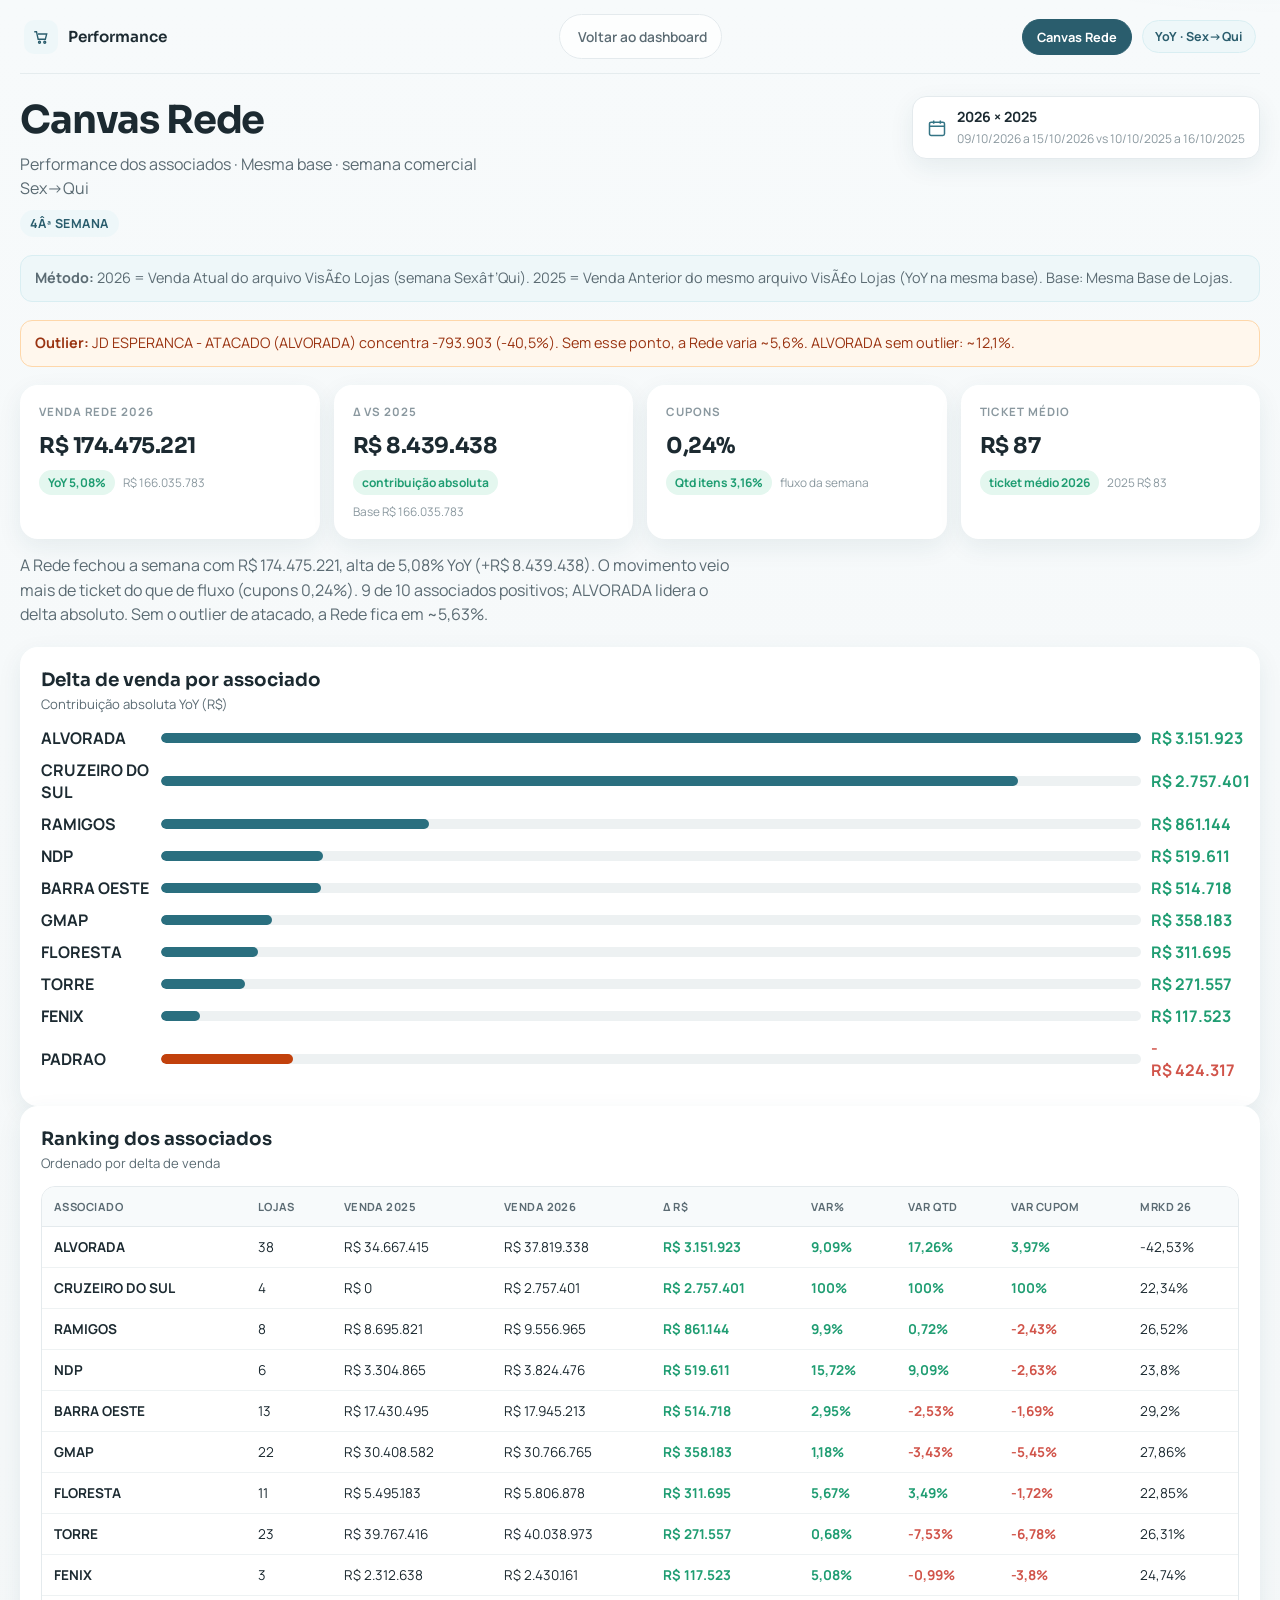
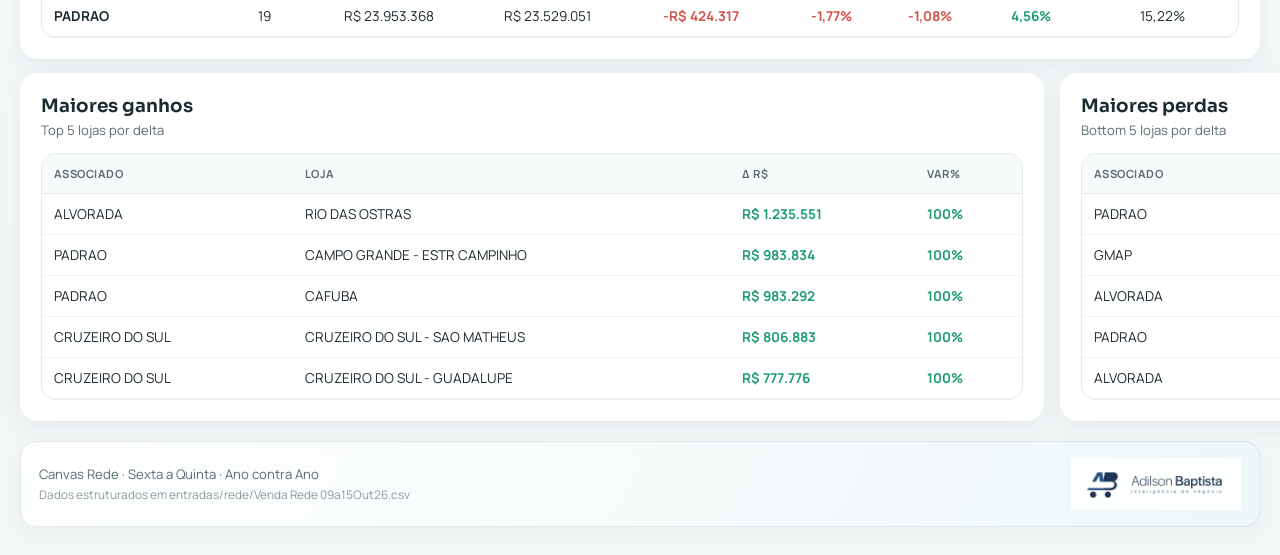
<file: rede.html>
<!DOCTYPE html>
<html lang="pt-BR">
<head>
  <meta charset="UTF-8" />
  <meta name="viewport" content="width=device-width, initial-scale=1.0" />
  <title>Canvas Rede · Performance Semanal</title>
  <link rel="preconnect" href="https://fonts.googleapis.com" />
  <link rel="preconnect" href="https://fonts.gstatic.com" crossorigin />
  <link href="https://fonts.googleapis.com/css2?family=Manrope:wght@400;500;600;700;800&family=Sora:wght@500;600;700&display=swap" rel="stylesheet" />
  <link rel="stylesheet" href="styles.css" />
  <style>
    .rede-hero { margin-bottom: 18px; }
    .rede-hero h1 { margin: 0 0 6px; }
    .rede-note {
      margin: 0 0 18px;
      padding: 12px 14px;
      border-radius: 12px;
      background: var(--teal-50);
      border: 1px solid var(--teal-100);
      color: var(--ink-soft);
      font-size: 0.9rem;
      line-height: 1.45;
    }
    .rede-note.warn {
      background: #fff7ed;
      border-color: #fed7aa;
      color: #9a3412;
    }
    .rede-exec {
      margin: 0 0 20px;
      max-width: 72ch;
      color: var(--ink-soft);
      line-height: 1.55;
    }
    .rede-chart {
      display: grid;
      gap: 10px;
      margin: 8px 0 4px;
    }
    .rede-bar-row {
      display: grid;
      grid-template-columns: 110px 1fr 88px;
      gap: 10px;
      align-items: center;
    }
    .rede-bar-track {
      height: 10px;
      border-radius: 999px;
      background: rgba(31, 74, 87, 0.08);
      overflow: hidden;
    }
    .rede-bar-fill {
      height: 100%;
      border-radius: 999px;
      background: var(--teal-600, #2a6f7f);
    }
    .rede-bar-fill.neg { background: #c2410c; }
    .rede-two {
      display: grid;
      grid-template-columns: 1fr 1fr;
      gap: 16px;
      margin-bottom: 20px;
    }
    @media (max-width: 900px) {
      .rede-two { grid-template-columns: 1fr; }
      .rede-bar-row { grid-template-columns: 90px 1fr 72px; }
    }
  </style>
</head>
<body>
  <div class="shell">
    <header class="topnav">
      <div class="topnav-left">
        <div class="brand-pill" aria-hidden="true">
          <svg viewBox="0 0 24 24" fill="none" stroke="currentColor" stroke-width="1.8">
            <path d="M3 5h3l2.2 10h9.6l1.8-7H8"/>
            <circle cx="10" cy="19" r="1.3"/>
            <circle cx="17" cy="19" r="1.3"/>
          </svg>
        </div>
        <strong class="topnav-brand">Performance</strong>
      </div>

      <nav class="topnav-links" aria-label="Navegação">
        <a class="nav-link" href="index.html">Voltar ao dashboard</a>
      </nav>

      <div class="topnav-right">
        <span class="canvas-rede-btn" aria-current="page">Canvas Rede</span>
        <span class="period-mini">YoY · Sex→Qui</span>
      </div>
    </header>

    <main class="page">
      <section class="page-head rede-hero">
        <div>
          <h1>Canvas Rede</h1>
          <p class="lede">Performance dos associados · Mesma base · semana comercial Sex→Qui</p>
          <p class="phase-tag" id="redePeriod">—</p>
        </div>
        <div class="page-controls">
          <div class="period-card">
            <svg viewBox="0 0 24 24" fill="none" stroke="currentColor" stroke-width="1.8" aria-hidden="true">
              <rect x="3" y="5" width="18" height="16" rx="2"/>
              <path d="M8 3v4M16 3v4M3 10h18"/>
            </svg>
            <div>
              <strong>2026 × 2025</strong>
              <small id="redePeriodDetail">—</small>
            </div>
          </div>
        </div>
      </section>

      <p class="rede-note" id="redeMethod"></p>
      <p class="rede-note warn" id="redeOutlier" hidden></p>

      <section class="kpi-row" id="redeKpis" aria-label="Indicadores Rede"></section>

      <p class="rede-exec" id="redeExec"></p>

      <section class="panel chart-panel">
        <div class="panel-head">
          <h2>Delta de venda por associado</h2>
          <p>Contribuição absoluta YoY (R$)</p>
        </div>
        <div class="rede-chart" id="redeBars"></div>
      </section>

      <section class="panel table-panel">
        <div class="panel-head">
          <h2>Ranking dos associados</h2>
          <p>Ordenado por delta de venda</p>
        </div>
        <div class="table-wrap">
          <table>
            <thead>
              <tr>
                <th>Associado</th>
                <th>Lojas</th>
                <th>Venda 2025</th>
                <th>Venda 2026</th>
                <th>Δ R$</th>
                <th>Var%</th>
                <th>Var Qtd</th>
                <th>Var Cupom</th>
                <th>Mrkd 26</th>
              </tr>
            </thead>
            <tbody id="redeTable"></tbody>
          </table>
        </div>
      </section>

      <section class="rede-two">
        <article class="panel">
          <div class="panel-head">
            <h2>Maiores ganhos</h2>
            <p>Top 5 lojas por delta</p>
          </div>
          <div class="table-wrap">
            <table>
              <thead><tr><th>Associado</th><th>Loja</th><th>Δ R$</th><th>Var%</th></tr></thead>
              <tbody id="redeTop"></tbody>
            </table>
          </div>
        </article>
        <article class="panel">
          <div class="panel-head">
            <h2>Maiores perdas</h2>
            <p>Bottom 5 lojas por delta</p>
          </div>
          <div class="table-wrap">
            <table>
              <thead><tr><th>Associado</th><th>Loja</th><th>Δ R$</th><th>Var%</th></tr></thead>
              <tbody id="redeBottom"></tbody>
            </table>
          </div>
        </article>
      </section>

      <footer class="footer">
        <div class="footer-copy">
          <p>Canvas Rede · Sexta a Quinta · Ano contra Ano</p>
          <p class="muted" id="redeFooterSource">Dados estruturados em entradas/rede/</p>
        </div>
        <img src="LogoABB.jpeg" alt="Adilson Baptista — Inteligência de negócio" class="footer-logo" />
      </footer>
    </main>
  </div>

  <script src="rede-data.js"></script>
  <script>
    (function () {
      const data = window.REDE_DATA;
      if (!data) return;

      const brl = (n) =>
        Number(n || 0).toLocaleString("pt-BR", { style: "currency", currency: "BRL", maximumFractionDigits: 0 });
      const pct = (n) =>
        `${Number(n || 0).toLocaleString("pt-BR", { maximumFractionDigits: 2 })}%`;
      const cls = (n) => (n > 0 ? "up" : n < 0 ? "down" : "");

      const t = data.totais;
      const m = data.meta;

      document.getElementById("redePeriod").textContent = m.semanaLabel || "Semana";
      document.getElementById("redePeriodDetail").textContent =
        `${m.periodo2026} vs ${m.periodo2025}`;
      document.getElementById("redeMethod").innerHTML =
        `<strong>Método:</strong> 2026 = ${m.metodo2026}. 2025 = ${m.metodo2025}. Base: ${m.base}.`;
      document.getElementById("redeFooterSource").textContent =
        `Dados estruturados em entradas/rede/${(m.arquivos && m.arquivos[0]) || "rede-semana-4.json"}`;

      const outlierEl = document.getElementById("redeOutlier");
      if (m.outlierNote) {
        outlierEl.hidden = false;
        outlierEl.innerHTML = `<strong>Outlier:</strong> ${m.outlierNote}`;
      } else {
        outlierEl.hidden = true;
      }

      document.getElementById("redeKpis").innerHTML = [
        ["Venda Rede 2026", brl(t.venda2026), `YoY ${pct(t.varPct)}`, t.varPct, brl(t.venda2025)],
        ["Δ vs 2025", brl(t.delta), "contribuição absoluta", t.delta, `Base ${brl(t.venda2025)}`],
        ["Cupons", pct(t.varCupom), `Qtd itens ${pct(t.varQtd)}`, t.varCupom, "fluxo da semana"],
        ["Ticket médio", brl(t.tkt2026), "ticket médio 2026", t.tkt2026 - t.tkt2025, `2025 ${brl(t.tkt2025)}`],
      ]
        .map(
          ([label, value, deltaLabel, deltaVal, compare]) => `
        <article class="kpi">
          <div class="kpi-top"><p class="kpi-label">${label}</p></div>
          <p class="kpi-value">${value}</p>
          <div class="kpi-meta">
            <span class="delta ${cls(deltaVal)}">${deltaLabel}</span>
            <p class="kpi-compare">${compare}</p>
          </div>
        </article>`
        )
        .join("");

      const positivos = t.positivos != null ? t.positivos : data.associados.filter((a) => a.delta > 0).length;
      const lider = t.lider || (data.associados[0] && data.associados[0].associado) || "—";
      const tomRede = t.varPct >= 0 ? `alta de ${pct(t.varPct)}` : `queda de ${pct(Math.abs(t.varPct))}`;
      const deltaTxt = t.delta >= 0 ? `+${brl(t.delta)}` : brl(t.delta);
      let exec =
        `A Rede fechou a semana com ${brl(t.venda2026)}, ${tomRede} YoY (${deltaTxt}). ` +
        `O movimento veio mais de ticket do que de fluxo (cupons ${pct(t.varCupom)}). ` +
        `${positivos} de ${t.associados} associados positivos; ${lider} lidera o delta absoluto.`;
      if (t.varSemAtacado != null && Math.abs(t.varSemAtacado - t.varPct) > 0.3) {
        exec += ` Sem o outlier de atacado, a Rede fica em ~${pct(t.varSemAtacado)}.`;
      }
      document.getElementById("redeExec").textContent = exec;
      const maxAbs = Math.max(...data.associados.map((a) => Math.abs(a.delta)), 1);
      document.getElementById("redeBars").innerHTML = data.associados
        .map((a) => {
          const w = Math.max(4, (Math.abs(a.delta) / maxAbs) * 100);
          return `<div class="rede-bar-row">
            <strong>${a.associado}</strong>
            <div class="rede-bar-track"><div class="rede-bar-fill ${a.delta < 0 ? "neg" : ""}" style="width:${w}%"></div></div>
            <span class="${cls(a.delta)}">${brl(a.delta)}</span>
          </div>`;
        })
        .join("");

      document.getElementById("redeTable").innerHTML = data.associados
        .map(
          (a) => `<tr>
            <td><strong>${a.associado}</strong></td>
            <td>${a.lojas}</td>
            <td>${brl(a.venda2025)}</td>
            <td>${brl(a.venda2026)}</td>
            <td class="${cls(a.delta)}">${brl(a.delta)}</td>
            <td class="${cls(a.varPct)}">${pct(a.varPct)}</td>
            <td class="${cls(a.varQtd)}">${pct(a.varQtd)}</td>
            <td class="${cls(a.varCupom)}">${pct(a.varCupom)}</td>
            <td>${pct(a.mrkd2026)}</td>
          </tr>`
        )
        .join("");

      const rowLoja = (l) =>
        `<tr><td>${l.associado}</td><td>${l.loja}</td><td class="${cls(l.delta)}">${brl(l.delta)}</td><td class="${cls(l.varPct)}">${pct(l.varPct)}</td></tr>`;
      document.getElementById("redeTop").innerHTML = data.topLojas.map(rowLoja).join("");
      document.getElementById("redeBottom").innerHTML = data.bottomLojas.map(rowLoja).join("");
    })();
  </script>
</body>
</html>
</file>
<file: styles.css>
:root {
  --teal-900: #1f4a57;
  --teal-800: #2a5d6d;
  --teal-700: #347485;
  --teal-500: #3f9aa8;
  --teal-100: #d9eef2;
  --teal-50: #eef7f9;
  --success: #1f9d72;
  --success-soft: #e4f7ef;
  --danger: #d1544a;
  --danger-soft: #fdeceb;
  --ink: #1c2a31;
  --ink-soft: #5b6b73;
  --muted: #8a989f;
  --line: #e4eaed;
  --bg: #f4f7f8;
  --card: #ffffff;
  --shadow: 0 8px 24px rgba(31, 74, 87, 0.08);
  --radius: 18px;
  --font: "Manrope", system-ui, sans-serif;
  --display: "Sora", system-ui, sans-serif;
}

*,
*::before,
*::after { box-sizing: border-box; }

html { scroll-behavior: smooth; }

body {
  margin: 0;
  min-height: 100vh;
  font-family: var(--font);
  color: var(--ink);
  background:
    radial-gradient(900px 420px at 100% -10%, rgba(63, 154, 168, 0.12), transparent 55%),
    linear-gradient(180deg, #f7fafb 0%, var(--bg) 100%);
}

.sr-only {
  position: absolute;
  width: 1px;
  height: 1px;
  padding: 0;
  margin: -1px;
  overflow: hidden;
  clip: rect(0, 0, 0, 0);
  border: 0;
}

.shell {
  max-width: 1280px;
  margin: 0 auto;
  padding: 0 20px 28px;
}

/* Top nav */
.topnav {
  display: grid;
  grid-template-columns: 1fr auto 1fr;
  align-items: center;
  gap: 16px;
  padding: 14px 4px;
  border-bottom: 1px solid rgba(31, 74, 87, 0.08);
  margin-bottom: 22px;
  animation: rise 0.5s ease both;
}

.topnav-left,
.topnav-right {
  display: flex;
  align-items: center;
  gap: 10px;
}

.topnav-right { justify-content: flex-end; }

.brand-pill {
  width: 34px;
  height: 34px;
  border-radius: 10px;
  display: grid;
  place-items: center;
  background: var(--teal-50);
  color: var(--teal-800);
}

.brand-pill svg { width: 18px; height: 18px; }

.topnav-brand {
  font-family: var(--display);
  font-size: 0.95rem;
  font-weight: 600;
  color: var(--ink);
}

.topnav-links {
  display: flex;
  gap: 4px;
  padding: 4px;
  border-radius: 999px;
  background: rgba(255, 255, 255, 0.75);
  border: 1px solid var(--line);
}

.nav-phase {
  display: flex;
  align-items: stretch;
  border-radius: 999px;
  position: relative;
}

.nav-phase.is-open,
.nav-phase:has(.nav-filter.is-filtered) {
  background: rgba(63, 154, 168, 0.08);
}

.nav-link {
  border: 0;
  background: transparent;
  color: var(--ink-soft);
  font: inherit;
  font-size: 0.86rem;
  font-weight: 600;
  padding: 8px 10px 8px 14px;
  border-radius: 999px;
  cursor: pointer;
  position: relative;
  transition: 0.2s ease;
  text-decoration: none;
}

td.up, span.up { color: var(--success); font-weight: 700; }
td.down, span.down { color: var(--danger); font-weight: 700; }

.nav-link:hover { color: var(--teal-800); }

.nav-link.active {
  color: var(--teal-900);
  background: #fff;
  box-shadow: 0 2px 8px rgba(31, 74, 87, 0.08);
}

.nav-link.active::after {
  content: "";
  position: absolute;
  left: 50%;
  bottom: 4px;
  width: 5px;
  height: 5px;
  border-radius: 50%;
  background: var(--teal-500);
  transform: translateX(-50%);
}

.nav-filter {
  border: 0;
  background: transparent;
  color: var(--ink-soft);
  width: 28px;
  padding: 0 8px 0 0;
  border-radius: 0 999px 999px 0;
  cursor: pointer;
  display: inline-flex;
  align-items: center;
  justify-content: center;
  gap: 2px;
}

.nav-filter svg {
  width: 14px;
  height: 14px;
}

.nav-filter:hover,
.nav-filter.is-filtered {
  color: var(--teal-800);
}

.nav-filter-count {
  min-width: 16px;
  height: 16px;
  padding: 0 4px;
  border-radius: 999px;
  background: var(--teal-800);
  color: #fff;
  font-size: 0.62rem;
  font-weight: 800;
  line-height: 16px;
  text-align: center;
}

.phase-filter-pop {
  position: fixed;
  z-index: 4200;
  background: #fff;
  border: 1px solid var(--line);
  border-radius: 16px;
  box-shadow: 0 16px 40px rgba(31, 74, 87, 0.16);
  padding: 12px;
  max-height: min(72vh, 480px);
  display: flex;
  flex-direction: column;
  gap: 8px;
}

.phase-filter-pop.hidden,
.phase-filter-pop[hidden] {
  display: none !important;
}

.phase-filter-head {
  display: flex;
  justify-content: space-between;
  align-items: baseline;
  gap: 10px;
}

.phase-filter-head strong {
  font-size: 0.82rem;
}

.phase-filter-head span {
  font-size: 0.72rem;
  font-weight: 700;
  color: var(--muted);
}

.phase-filter-pop input[type="search"] {
  width: 100%;
  border: 1px solid var(--line);
  border-radius: 10px;
  padding: 8px 10px;
  font: inherit;
  font-size: 0.82rem;
}

.phase-filter-actions {
  display: flex;
  gap: 8px;
}

.phase-filter-actions button,
.phase-filter-clear,
.note-clear {
  border: 1px solid var(--line);
  background: var(--teal-50);
  color: var(--teal-800);
  border-radius: 999px;
  padding: 5px 10px;
  font: inherit;
  font-size: 0.72rem;
  font-weight: 800;
  cursor: pointer;
}

.phase-filter-list {
  overflow: auto;
  min-height: 80px;
  max-height: 280px;
  display: flex;
  flex-direction: column;
  gap: 2px;
}

.phase-filter-item {
  display: flex;
  align-items: center;
  gap: 8px;
  padding: 6px 8px;
  border-radius: 8px;
  font-size: 0.8rem;
  font-weight: 650;
  cursor: pointer;
}

.phase-filter-item:hover {
  background: var(--teal-50);
}

.phase-filter-empty {
  margin: 12px 0;
  color: var(--muted);
  font-size: 0.8rem;
}

.phase-filter-clear {
  align-self: flex-start;
}

.filter-note {
  margin-top: -8px;
}

.base-note.filter-note {
  background: var(--teal-50);
}

.period-mini {
  font-size: 0.78rem;
  font-weight: 700;
  color: var(--teal-800);
  background: var(--teal-50);
  border: 1px solid var(--teal-100);
  padding: 7px 12px;
  border-radius: 999px;
}

.canvas-rede-btn {
  display: inline-flex;
  align-items: center;
  gap: 6px;
  font-size: 0.8rem;
  font-weight: 700;
  color: #fff;
  background: var(--teal-800);
  border: 1px solid var(--teal-800);
  padding: 8px 14px;
  border-radius: 999px;
  text-decoration: none;
  transition: 0.2s ease;
  white-space: nowrap;
}

.canvas-rede-btn:hover {
  background: var(--teal-900, #163944);
  color: #fff;
}

/* Week filter */
.week-bar {
  display: flex;
  justify-content: space-between;
  align-items: center;
  gap: 16px;
  margin-bottom: 18px;
  padding: 12px 14px;
  border-radius: 16px;
  background: rgba(255, 255, 255, 0.72);
  border: 1px solid rgba(31, 74, 87, 0.08);
  box-shadow: 0 4px 14px rgba(31, 74, 87, 0.04);
  animation: rise 0.45s ease both;
}

.week-bar-copy {
  display: flex;
  flex-direction: column;
  gap: 2px;
  min-width: 0;
}

.week-bar-label {
  font-family: var(--display);
  font-size: 0.82rem;
  font-weight: 700;
  color: var(--ink);
}

.week-bar-copy small {
  color: var(--muted);
  font-size: 0.72rem;
}

.week-group {
  flex-wrap: wrap;
  justify-content: flex-end;
}

.week-chip.empty-week:not(.active) {
  color: var(--muted);
  opacity: 0.78;
}

.week-chip.empty-week.active {
  background: #9aa7ad;
}

.week-chip .week-status {
  display: inline-block;
  margin-left: 6px;
  font-size: 0.65rem;
  font-weight: 700;
  letter-spacing: 0.02em;
  text-transform: uppercase;
  opacity: 0.85;
}

.empty-week-panel {
  margin: 8px 0 20px;
  animation: rise 0.4s ease both;
}

.empty-week-card {
  padding: 48px 28px;
  text-align: center;
  border-radius: var(--radius);
  background:
    linear-gradient(180deg, #fff 0%, var(--teal-50) 100%);
  border: 1px dashed rgba(31, 74, 87, 0.22);
}

.empty-week-card strong {
  display: block;
  font-family: var(--display);
  font-size: 1.35rem;
  color: var(--ink);
}

.empty-week-card p {
  margin: 10px 0 0;
  font-size: 1.05rem;
  font-weight: 700;
  color: var(--teal-800);
  letter-spacing: 0.04em;
  text-transform: uppercase;
}

.empty-week-card small {
  display: block;
  margin-top: 14px;
  color: var(--muted);
  line-height: 1.45;
}

.empty-week-card code {
  font-size: 0.78rem;
  background: rgba(31, 74, 87, 0.06);
  padding: 2px 6px;
  border-radius: 6px;
}

/* Page head */
.page-head {
  display: flex;
  justify-content: space-between;
  gap: 20px;
  align-items: flex-start;
  margin-bottom: 14px;
  animation: rise 0.55s ease both;
}

.page-head h1 {
  margin: 0;
  font-family: var(--display);
  font-size: clamp(1.8rem, 3vw, 2.4rem);
  letter-spacing: -0.03em;
  color: var(--ink);
}

.lede {
  margin: 8px 0 0;
  color: var(--ink-soft);
  max-width: 48ch;
  line-height: 1.5;
}

.phase-tag {
  margin: 10px 0 0;
  display: inline-flex;
  font-size: 0.78rem;
  font-weight: 700;
  letter-spacing: 0.04em;
  text-transform: uppercase;
  color: var(--teal-800);
  background: var(--teal-50);
  border-radius: 999px;
  padding: 5px 10px;
}

.page-controls {
  display: flex;
  flex-direction: column;
  align-items: flex-end;
  gap: 10px;
}

.period-card {
  display: flex;
  align-items: center;
  gap: 10px;
  padding: 10px 14px;
  border-radius: 14px;
  background: #fff;
  border: 1px solid var(--line);
  box-shadow: var(--shadow);
  min-width: 230px;
}

.period-card svg {
  width: 20px;
  height: 20px;
  color: var(--teal-700);
  flex-shrink: 0;
}

.period-card strong {
  display: block;
  font-size: 0.88rem;
}

.period-card small {
  color: var(--muted);
  font-size: 0.75rem;
}

.chip-group {
  display: inline-flex;
  padding: 4px;
  border-radius: 999px;
  background: #fff;
  border: 1px solid var(--line);
}

.chip {
  border: 0;
  background: transparent;
  color: var(--ink-soft);
  padding: 8px 14px;
  border-radius: 999px;
  font: inherit;
  font-size: 0.82rem;
  font-weight: 700;
  cursor: pointer;
  transition: 0.2s ease;
}

.chip.active {
  background: var(--teal-800);
  color: #fff;
}

.store-base-group {
  border-color: rgba(52, 116, 133, 0.25);
  background: var(--teal-50);
}

.base-note {
  margin: 0 0 16px;
  padding: 10px 14px;
  border-radius: 14px;
  background: rgba(217, 238, 242, 0.55);
  border: 1px solid rgba(52, 116, 133, 0.18);
  color: var(--ink-soft);
  font-size: 0.84rem;
  line-height: 1.4;
}

.base-note strong { color: var(--teal-900); }

/* KPI row */
.kpi-row {
  display: grid;
  grid-template-columns: repeat(4, minmax(0, 1fr));
  gap: 14px;
  margin-bottom: 14px;
}

.kpi-row.has-clients {
  grid-template-columns: repeat(5, minmax(0, 1fr));
}

.kpi {
  position: relative;
  overflow: hidden;
  background: var(--card);
  border-radius: var(--radius);
  padding: 18px;
  border: 1px solid rgba(255, 255, 255, 0.8);
  box-shadow: var(--shadow);
  animation: rise 0.6s ease both;
  min-height: 138px;
}

.kpi:nth-child(1) { animation-delay: 0.04s; }
.kpi:nth-child(2) { animation-delay: 0.08s; }
.kpi:nth-child(3) { animation-delay: 0.12s; }
.kpi:nth-child(4) { animation-delay: 0.16s; }
.kpi:nth-child(5) { animation-delay: 0.2s; }

.kpi-top {
  display: flex;
  justify-content: space-between;
  align-items: flex-start;
  margin-bottom: 14px;
}

.kpi-label {
  margin: 0;
  font-size: 0.72rem;
  letter-spacing: 0.08em;
  text-transform: uppercase;
  font-weight: 700;
  color: var(--muted);
}

.kpi-icon {
  width: 38px;
  height: 38px;
  border-radius: 12px;
  display: grid;
  place-items: center;
  background: var(--teal-50);
  color: var(--teal-800);
}

.kpi-icon svg { width: 20px; height: 20px; }
.kpi-icon.offer { background: #fff4d8; color: #9a7400; }
.kpi-icon.money { background: var(--success-soft); color: var(--success); }
.kpi-icon.clients { background: #eaf1ff; color: #3d5ea8; }

.kpi-value {
  margin: 0;
  font-family: var(--display);
  font-size: clamp(1.2rem, 1.7vw, 1.55rem);
  font-weight: 700;
  letter-spacing: -0.02em;
  line-height: 1.15;
}

.kpi-meta {
  display: flex;
  flex-wrap: wrap;
  gap: 8px;
  align-items: center;
  margin-top: 12px;
}

.delta {
  display: inline-flex;
  align-items: center;
  gap: 4px;
  padding: 4px 9px;
  border-radius: 999px;
  font-size: 0.75rem;
  font-weight: 800;
}

.delta.up { background: var(--success-soft); color: var(--success); }
.delta.down { background: var(--danger-soft); color: var(--danger); }
.delta.flat { background: #eef2f3; color: var(--muted); }

.kpi-compare {
  margin: 0;
  font-size: 0.74rem;
  color: var(--muted);
}

.kpi.margin-card .kpi-icon.offer {
  animation: posterSwing 3.2s ease-in-out infinite;
  transform-origin: top center;
}

.money-card .money-rain {
  position: absolute;
  inset: 0;
  pointer-events: none;
  overflow: hidden;
}

.money-card .money-rain span {
  position: absolute;
  top: -16px;
  font-size: 0.8rem;
  font-weight: 800;
  color: rgba(31, 157, 114, 0.28);
  animation: moneyFall linear infinite;
}

/* Panels */
.panel {
  position: relative;
  background: var(--card);
  border-radius: var(--radius);
  box-shadow: var(--shadow);
  border: 1px solid rgba(255, 255, 255, 0.85);
  padding: 20px;
  animation: rise 0.65s ease both;
}

.panel-head { margin-bottom: 14px; }

.panel-head.row {
  display: flex;
  justify-content: space-between;
  gap: 12px;
  align-items: flex-start;
}

.panel-head h2,
.panel-kicker span {
  margin: 0;
  font-family: var(--display);
  font-size: 1.15rem;
  font-weight: 650;
}

.panel-head p,
.panel-kicker small {
  margin: 4px 0 0;
  color: var(--ink-soft);
  font-size: 0.82rem;
}

.panel-kicker {
  display: flex;
  flex-direction: column;
  gap: 2px;
  margin-bottom: 8px;
}

.panel-kicker small {
  text-transform: uppercase;
  letter-spacing: 0.08em;
  font-size: 0.68rem;
  font-weight: 700;
  color: var(--muted);
}

/* Linha do tempo 4 semanas + ponteiros compactos */
.trend-panel {
  margin-bottom: 14px;
  padding: 16px 18px;
}

.trend-panel .panel-head {
  margin-bottom: 10px;
}

.trend-clear {
  border: 1px solid var(--line);
  background: var(--teal-50);
  color: var(--teal-800);
  border-radius: 999px;
  padding: 7px 12px;
  font: inherit;
  font-size: 0.75rem;
  font-weight: 800;
  cursor: pointer;
  white-space: nowrap;
}

.trend-clear:hover { border-color: var(--teal-500); }

.trend-grid {
  display: grid;
  grid-template-columns: repeat(3, minmax(0, 1fr));
  gap: 12px;
}

.trend-card {
  border: 1px solid var(--line);
  border-radius: 16px;
  padding: 12px 12px 10px;
  min-width: 0;
  background: #fff;
}

.trend-card-top {
  display: flex;
  justify-content: space-between;
  align-items: flex-start;
  gap: 8px;
}

.trend-card small {
  display: block;
  text-transform: uppercase;
  letter-spacing: 0.07em;
  font-size: 0.66rem;
  font-weight: 800;
  color: var(--muted);
}

.trend-card strong {
  display: block;
  margin-top: 4px;
  font-family: var(--display);
  font-size: 1.28rem;
  letter-spacing: -0.03em;
  line-height: 1.1;
}

.trend-card .trend-compare {
  margin: 6px 0 0;
  color: var(--muted);
  font-size: 0.74rem;
}

.mini-gauge {
  width: 84px;
  flex: 0 0 84px;
}

.mini-gauge svg {
  width: 100%;
  height: auto;
  overflow: visible;
}

.mini-gauge .gauge-track {
  fill: none;
  stroke: #e7eef0;
  stroke-width: 12;
  stroke-linecap: round;
}

.mini-gauge .gauge-fill {
  fill: none;
  stroke: var(--teal-500);
  stroke-width: 12;
  stroke-linecap: round;
  stroke-dasharray: 251;
  stroke-dashoffset: 251;
  transition: stroke-dashoffset 0.6s ease;
}

.mini-gauge .gauge-needle {
  stroke: var(--teal-900);
  stroke-width: 2.5;
  stroke-linecap: round;
  transform-origin: 100px 100px;
  transition: transform 0.6s ease;
}

.mini-gauge .gauge-hub { fill: var(--teal-900); }

.mini-gauge .gauge-scale {
  display: flex;
  justify-content: space-between;
  margin-top: -8px;
  font-size: 0.58rem;
  color: var(--muted);
  padding: 0 4px;
}

.trend-spark {
  margin-top: 8px;
}

.trend-spark svg {
  display: block;
  width: 100%;
  height: 52px;
}

.spark-line {
  fill: none;
  stroke: var(--teal-700);
  stroke-width: 2.2;
  stroke-linecap: round;
  stroke-linejoin: round;
}

.spark-line.prev {
  stroke: #c5d0d5;
  stroke-width: 1.6;
  stroke-dasharray: 4 3;
}

.spark-dot { fill: var(--teal-700); }
.spark-dot.active {
  fill: #fff;
  stroke: var(--teal-800);
  stroke-width: 2;
}

.trend-ticks {
  display: flex;
  justify-content: space-between;
  gap: 4px;
  margin-top: 2px;
}

.trend-tick {
  font-size: 0.64rem;
  font-weight: 700;
  color: var(--muted);
  text-align: center;
  flex: 1;
  min-width: 0;
}

.trend-tick.is-active { color: var(--teal-800); }

.trend-empty {
  height: 52px;
  display: flex;
  align-items: center;
  color: var(--muted);
  font-size: 0.78rem;
}

.bar-group { cursor: pointer; }
.bar-group.is-selected .bar-label { color: var(--teal-800); font-weight: 800; }
.bar-group.is-selected .bar.current { box-shadow: 0 0 0 2px var(--teal-500); }

tbody tr { cursor: pointer; }
tbody tr.is-selected { background: rgba(63, 154, 168, 0.1); }

.rank-list li { cursor: pointer; }
.rank-list li.is-selected { outline: 1.5px solid var(--teal-500); }

/* Chart */
.chart-tools {
  display: flex;
  flex-direction: column;
  align-items: flex-end;
  gap: 10px;
}

.chart-tools .expand-btn {
  align-self: flex-end;
}

.chart-actions {
  display: flex;
  flex-wrap: wrap;
  justify-content: flex-end;
  align-items: center;
  gap: 8px;
}

.chart-back {
  border: 1px solid var(--line);
  background: var(--teal-50);
  color: var(--teal-800);
  border-radius: 999px;
  padding: 8px 14px;
  font: inherit;
  font-size: 0.8rem;
  font-weight: 800;
  cursor: pointer;
  white-space: nowrap;
}

.chart-back:hover {
  border-color: var(--teal-500);
}

.chart-back.hidden {
  display: none;
}

.metric-group {
  background: var(--teal-50);
  border-color: rgba(52, 116, 133, 0.25);
}

.metric-group .chip.active {
  background: var(--teal-800);
}

.chart-legend {
  display: flex;
  gap: 14px;
  font-size: 0.8rem;
  color: var(--ink-soft);
  font-weight: 650;
}

.chart-legend .dot {
  display: inline-block;
  width: 10px;
  height: 10px;
  border-radius: 3px;
  margin-right: 6px;
  vertical-align: middle;
}

.chart-legend .dot.current { background: var(--teal-800); }
.chart-legend .dot.previous { background: #d5dee2; }
.chart-legend .dot.regressao { background: #f0a8a2; }
.chart-legend .dot.mix { background: var(--teal-500); }

.chart-scroll {
  overflow-x: auto;
  overflow-y: hidden;
  padding-bottom: 6px;
  margin: 0 -4px;
  scrollbar-width: thin;
  scrollbar-color: #9bb7bf transparent;
}

.chart-scroll:has(.is-delta) {
  overflow-x: hidden;
  overflow-y: visible;
}

.chart-scroll:has(.is-dense) {
  overflow-y: auto;
  max-height: min(56vh, 560px);
  scrollbar-width: thin;
}

.chart-scroll::-webkit-scrollbar {
  height: 8px;
}

.chart-scroll::-webkit-scrollbar-thumb {
  background: #9bb7bf;
  border-radius: 999px;
}

.chart {
  display: grid;
  grid-template-columns: repeat(var(--cols, 4), minmax(var(--col-min, 88px), 1fr));
  gap: clamp(8px, 1.4vw, 16px);
  align-items: end;
  min-height: 148px;
  min-width: max(100%, calc(var(--cols, 4) * var(--col-min, 88px)));
  padding: 8px 6px 0;
  width: max-content;
  max-width: none;
}

.bar-group {
  display: flex;
  flex-direction: column;
  align-items: center;
  gap: 10px;
  min-width: 0;
  width: 100%;
}

.chart.is-weeks {
  width: 100%;
  max-width: none;
  min-width: 0;
  grid-template-columns: repeat(4, minmax(0, 1fr));
}

.bars {
  display: flex;
  align-items: flex-end;
  gap: clamp(6px, 1vw, 12px);
  height: 100px;
  width: 100%;
  max-width: min(100%, 140px);
  justify-content: center;
}

.bars.tall { height: 132px; max-width: 180px; }

.bar-col {
  display: flex;
  flex-direction: column;
  align-items: center;
  justify-content: flex-end;
  gap: 3px;
  flex: 1 1 0;
  min-width: 0;
}

.bar {
  width: 100%;
  min-width: 14px;
  border-radius: 8px 8px 4px 4px;
  transition: height 0.6s ease;
}

.bar-year {
  font-size: 0.6rem;
  font-weight: 800;
  color: var(--muted);
  letter-spacing: 0.04em;
}

.bar-value {
  font-size: 0.62rem;
  font-weight: 800;
  color: var(--ink-soft);
  white-space: nowrap;
}

.bar-value-line {
  font-size: 0.64rem;
  font-weight: 800;
  color: var(--teal-800);
  text-align: center;
}

.bar-group.is-active-week {
  background: rgba(63, 154, 168, 0.08);
  border-radius: 12px;
  padding: 6px 4px 4px;
}

.bar.previous { background: #d5dee2; }
.bar.current { background: var(--teal-800); }
.bar.current.regressao { background: #f0a8a2; }

.bar-group.regressao .bar-label { color: var(--danger); }

.bar-label {
  font-size: 0.68rem;
  font-weight: 700;
  color: var(--ink-soft);
  text-align: center;
  line-height: 1.25;
  max-width: 100%;
  overflow: hidden;
  display: -webkit-box;
  -webkit-line-clamp: 2;
  -webkit-box-orient: vertical;
}

/* Delta tubes — variação YoY, sem repetir 2025 */
.chart.is-delta {
  align-items: end;
  align-content: start;
  justify-content: start;
  min-height: 0;
  width: 100%;
  min-width: 0;
  max-width: 100%;
  box-sizing: border-box;
  gap: 8px 2px;
  padding: 4px 0 0;
  grid-template-columns: repeat(auto-fill, minmax(50px, 54px));
}

.chart.is-delta.is-dense {
  gap: 6px 2px;
  grid-template-columns: repeat(auto-fill, minmax(44px, 48px));
}

.chart.is-delta .bar-label {
  font-size: 0.56rem;
  line-height: 1.15;
  word-break: break-word;
}

.delta-tube {
  position: relative;
  display: flex;
  flex-direction: column;
  align-items: center;
  gap: 4px;
  min-width: 0;
  max-width: 100%;
  width: 100%;
  overflow: hidden;
  padding: 4px 1px 3px;
  border: 1.5px solid transparent;
  border-radius: 12px;
  cursor: pointer;
  font: inherit;
  color: inherit;
  appearance: none;
  background: transparent;
  transform: translateZ(0) scale(1);
  transition: transform 0.22s cubic-bezier(0.22, 1, 0.36, 1),
    border-color 0.22s ease,
    background 0.22s ease;
}

.delta-tube:hover,
.delta-tube.is-hot,
.delta-tube:focus-visible {
  z-index: 3;
  overflow: visible;
  transform: translateY(-4px) scale(1.04);
  border-color: rgba(52, 116, 133, 0.45);
  background: rgba(63, 154, 168, 0.08);
  outline: none;
}

.delta-tube.is-down:hover,
.delta-tube.is-down.is-hot,
.delta-tube.is-down:focus-visible {
  border-color: rgba(198, 86, 78, 0.45);
  background: rgba(240, 168, 162, 0.12);
}

.delta-tube.is-selected {
  border-color: var(--teal-500);
  background: rgba(63, 154, 168, 0.1);
}

.delta-glass {
  position: relative;
  width: clamp(12px, 1.6vw, 20px);
  height: 88px;
  border-radius: 999px;
  overflow: hidden;
  background: linear-gradient(180deg, rgba(255,255,255,0.72), rgba(213, 222, 226, 0.45));
  border: 1.5px solid rgba(148, 163, 176, 0.45);
}

.chart.is-delta.is-dense .delta-glass {
  width: clamp(11px, 1.4vw, 16px);
  height: 72px;
}

.delta-glass::after {
  content: "";
  position: absolute;
  top: 6px;
  bottom: 6px;
  left: 3px;
  width: 3px;
  border-radius: 999px;
  background: linear-gradient(180deg, rgba(255,255,255,0.85), rgba(255,255,255,0.08));
  pointer-events: none;
}

.delta-fill {
  position: absolute;
  left: 0;
  right: 0;
  bottom: 0;
  height: 0;
  border-radius: 999px;
  transform-origin: bottom;
  animation: deltaRise 0.85s cubic-bezier(0.22, 1, 0.36, 1) forwards;
}

.delta-tube.is-up .delta-fill {
  background: linear-gradient(180deg, #5ec4d0 0%, var(--teal-800) 100%);
}

.delta-tube.is-down .delta-fill {
  background: linear-gradient(180deg, #f3b7b2 0%, #c6564e 100%);
}

.delta-tube.is-flat .delta-fill {
  background: #c5d0d4;
  height: 6px !important;
  animation: none;
}

.delta-pct {
  font-size: 0.58rem;
  font-weight: 800;
  letter-spacing: -0.03em;
  color: var(--teal-800);
  line-height: 1.1;
  max-width: 100%;
  text-align: center;
  overflow: hidden;
  text-overflow: ellipsis;
  white-space: nowrap;
}

.delta-tube.is-down .delta-pct { color: var(--danger); }
.delta-tube.is-flat .delta-pct { color: var(--muted); }

.delta-delta {
  display: none;
}

.delta-tip {
  position: absolute;
  left: 50%;
  top: auto;
  bottom: calc(100% + 4px);
  transform: translateX(-50%) translateY(4px);
  min-width: 168px;
  padding: 10px 12px;
  border-radius: 12px;
  background: #fff;
  border: 1px solid var(--line);
  color: var(--ink);
  opacity: 0;
  pointer-events: none;
  z-index: 8;
  transition: opacity 0.18s ease, transform 0.18s ease;
}

.delta-tip strong {
  display: block;
  font-size: 0.72rem;
  margin-bottom: 4px;
}

.delta-tip em {
  display: block;
  font-style: normal;
  font-size: 0.92rem;
  font-weight: 800;
  color: var(--teal-800);
}

.delta-tube.is-down .delta-tip em { color: var(--danger); }

.delta-tip small {
  display: block;
  margin-top: 4px;
  color: var(--muted);
  font-size: 0.68rem;
}

.delta-tube:hover .delta-tip,
.delta-tube.is-hot .delta-tip,
.delta-tube:focus-visible .delta-tip {
  opacity: 1;
  transform: translateX(-50%) translateY(0);
}

.delta-tube.is-tip-below .delta-tip {
  top: calc(100% + 6px);
  bottom: auto;
  transform: translateX(-50%) translateY(-4px);
}

.delta-tube.is-tip-below:hover .delta-tip,
.delta-tube.is-tip-below.is-hot .delta-tip,
.delta-tube.is-tip-below:focus-visible .delta-tip {
  transform: translateX(-50%) translateY(0);
}

.delta-tube.is-tip-start .delta-tip {
  left: 4px;
  right: auto;
  transform: translateY(4px);
}

.delta-tube.is-tip-end .delta-tip {
  left: auto;
  right: 4px;
  transform: translateY(4px);
}

.delta-tube.is-tip-start:hover .delta-tip,
.delta-tube.is-tip-start.is-hot .delta-tip,
.delta-tube.is-tip-start:focus-visible .delta-tip,
.delta-tube.is-tip-end:hover .delta-tip,
.delta-tube.is-tip-end.is-hot .delta-tip,
.delta-tube.is-tip-end:focus-visible .delta-tip {
  transform: none;
}

.delta-tube.is-tip-below.is-tip-start .delta-tip,
.delta-tube.is-tip-below.is-tip-end .delta-tip {
  transform: translateY(-4px);
}

.delta-tube.is-tip-below.is-tip-start:hover .delta-tip,
.delta-tube.is-tip-below.is-tip-start.is-hot .delta-tip,
.delta-tube.is-tip-below.is-tip-end:hover .delta-tip,
.delta-tube.is-tip-below.is-tip-end.is-hot .delta-tip {
  transform: none;
}

.delta-mix {
  display: flex;
  align-items: stretch;
  height: 18px;
  margin-top: 14px;
  border-radius: 999px;
  overflow: hidden;
  background: #eef3f5;
  border: 1px solid var(--line);
}

.delta-mix[hidden] { display: none; }

.delta-mix-seg {
  min-width: 2px;
  cursor: pointer;
  transition: filter 0.2s ease, transform 0.2s ease, opacity 0.2s ease;
  transform: scaleY(1);
}

.delta-mix-seg.is-up { background: var(--teal-800); }
.delta-mix-seg.is-down { background: #f0a8a2; }
.delta-mix-seg.is-flat { background: #c5d0d4; }

.delta-mix-seg:hover,
.delta-mix-seg.is-hot {
  filter: brightness(1.12);
  transform: scaleY(1.45);
  z-index: 2;
  border-radius: 4px;
}

.delta-mix-label {
  margin-top: 8px;
  font-size: 0.68rem;
  font-weight: 700;
  color: var(--muted);
  letter-spacing: 0.04em;
  text-transform: uppercase;
}

@keyframes deltaRise {
  from { height: 0; }
  to { height: var(--fill, 0%); }
}

@media (prefers-reduced-motion: reduce) {
  .delta-fill { animation: none; height: var(--fill, 0%); }
  .delta-tube,
  .delta-mix-seg,
  .delta-tip {
    transition: none;
  }
  .delta-tube:hover,
  .delta-tube.is-hot,
  .delta-tube:focus-visible {
    transform: none;
  }
}

/* Spotlight */
.spotlight-grid {
  display: grid;
  grid-template-columns: 1fr 1fr;
  gap: 14px;
  margin-bottom: 14px;
}

.panel-best {
  background:
    linear-gradient(180deg, rgba(31, 157, 114, 0.05), transparent 42%),
    var(--card);
}

.panel-risk {
  background:
    linear-gradient(180deg, rgba(209, 84, 74, 0.05), transparent 42%),
    var(--card);
}

.rank-list {
  list-style: none;
  margin: 0;
  padding: 0;
  display: flex;
  flex-direction: column;
  gap: 10px;
}

.rank-list li {
  display: grid;
  grid-template-columns: 36px 1fr auto;
  gap: 12px;
  align-items: center;
  padding: 12px;
  border-radius: 14px;
  background: rgba(244, 247, 248, 0.85);
}

.rank-list.risk li { background: rgba(253, 236, 235, 0.45); }

.rank-badge {
  width: 36px;
  height: 36px;
  border-radius: 12px;
  display: grid;
  place-items: center;
  font-weight: 800;
  font-size: 0.85rem;
  background: var(--teal-800);
  color: #fff;
}

.rank-list.risk .rank-badge { background: var(--danger); }

.rank-list.risk .empty-rank { background: rgba(228, 247, 239, 0.7); }
.rank-list.risk .empty-rank .rank-badge { background: var(--success); }

.rank-name {
  margin: 0;
  font-weight: 750;
  font-size: 0.92rem;
}

.rank-sub {
  margin: 2px 0 0;
  font-size: 0.74rem;
  color: var(--muted);
}

.rank-metric { text-align: right; }
.rank-metric strong { display: block; font-size: 0.92rem; }
.rank-metric span { font-size: 0.72rem; color: var(--muted); }

/* Table */
.table-panel { margin-bottom: 14px; }

.table-tools {
  display: flex;
  flex-wrap: wrap;
  gap: 8px;
  justify-content: flex-end;
}

.search input {
  width: min(220px, 40vw);
  border: 1px solid var(--line);
  background: #fff;
  border-radius: 999px;
  padding: 9px 14px;
  font: inherit;
  color: var(--ink);
  outline: none;
}

.search input:focus {
  border-color: var(--teal-500);
  box-shadow: 0 0 0 3px rgba(63, 154, 168, 0.15);
}

.table-wrap {
  overflow: auto;
  border-radius: 14px;
  border: 1px solid var(--line);
  max-height: min(56vh, 620px);
}

.expand-btn {
  display: inline-flex;
  align-items: center;
  gap: 8px;
  border: 1px solid var(--line);
  background: #fff;
  color: var(--ink);
  border-radius: 999px;
  padding: 8px 14px;
  font: inherit;
  font-size: 0.8rem;
  font-weight: 700;
  cursor: pointer;
  transition: 0.15s ease;
  white-space: nowrap;
}

.expand-btn:hover {
  border-color: var(--teal-500);
  color: var(--teal-800);
}

.expand-btn svg {
  width: 16px;
  height: 16px;
  flex: 0 0 auto;
}

.expand-btn .collapse-icon,
.expand-btn .collapse-label {
  display: none;
}

/* Focus mode (fallback) + native :fullscreen */
.table-panel.is-expanded,
.table-panel:fullscreen,
.table-panel:-webkit-full-screen {
  position: fixed;
  inset: 0;
  z-index: 3000;
  width: 100%;
  max-width: none;
  height: 100%;
  max-height: none;
  margin: 0;
  border-radius: 0;
  display: flex;
  flex-direction: column;
  padding: 18px 20px 20px;
  background: var(--sand-50, #f4f7f8);
  box-sizing: border-box;
}

.table-panel.is-expanded .table-wrap,
.table-panel:fullscreen .table-wrap,
.table-panel:-webkit-full-screen .table-wrap {
  flex: 1 1 auto;
  max-height: none;
  min-height: 0;
  border-radius: 16px;
  background: #fff;
}

.table-panel.is-expanded .expand-btn .expand-icon,
.table-panel.is-expanded .expand-btn .expand-label,
.table-panel:fullscreen .expand-btn .expand-icon,
.table-panel:fullscreen .expand-btn .expand-label,
.table-panel:-webkit-full-screen .expand-btn .expand-icon,
.table-panel:-webkit-full-screen .expand-btn .expand-label {
  display: none;
}

.table-panel.is-expanded .expand-btn .collapse-icon,
.table-panel.is-expanded .expand-btn .collapse-label,
.table-panel:fullscreen .expand-btn .collapse-icon,
.table-panel:fullscreen .expand-btn .collapse-label,
.table-panel:-webkit-full-screen .expand-btn .collapse-icon,
.table-panel:-webkit-full-screen .expand-btn .collapse-label {
  display: inline-flex;
  align-items: center;
}

.table-panel.is-expanded .expand-btn,
.table-panel:fullscreen .expand-btn,
.table-panel:-webkit-full-screen .expand-btn,
.chart-panel.is-expanded .expand-btn,
.chart-panel:fullscreen .expand-btn,
.chart-panel:-webkit-full-screen .expand-btn {
  background: var(--teal-800);
  border-color: var(--teal-800);
  color: #fff;
}

.chart-panel.is-expanded,
.chart-panel:fullscreen,
.chart-panel:-webkit-full-screen {
  position: fixed;
  inset: 0;
  z-index: 3000;
  width: 100%;
  max-width: none;
  height: 100%;
  max-height: none;
  margin: 0;
  border-radius: 0;
  display: flex;
  flex-direction: column;
  padding: 16px 20px 18px;
  background: var(--sand-50, #f4f7f8);
  box-sizing: border-box;
}

.chart-panel.is-expanded .chart-scroll,
.chart-panel:fullscreen .chart-scroll,
.chart-panel:-webkit-full-screen .chart-scroll {
  flex: 1 1 auto;
  min-height: 0;
  max-height: none;
  overflow: auto;
}

.chart-panel.is-expanded .chart.is-delta,
.chart-panel:fullscreen .chart.is-delta,
.chart-panel:-webkit-full-screen .chart.is-delta {
  grid-template-columns: repeat(auto-fill, minmax(52px, 56px));
}

.chart-panel.is-expanded .chart.is-delta.is-dense,
.chart-panel:fullscreen .chart.is-delta.is-dense,
.chart-panel:-webkit-full-screen .chart.is-delta.is-dense {
  grid-template-columns: repeat(auto-fill, minmax(46px, 50px));
}

.chart-panel.is-expanded .delta-mix,
.chart-panel:fullscreen .delta-mix,
.chart-panel:-webkit-full-screen .delta-mix,
.chart-panel.is-expanded .delta-mix-label,
.chart-panel:fullscreen .delta-mix-label,
.chart-panel:-webkit-full-screen .delta-mix-label {
  flex: 0 0 auto;
}

.chart-panel.is-expanded .delta-glass,
.chart-panel:fullscreen .delta-glass,
.chart-panel:-webkit-full-screen .delta-glass {
  height: 104px;
}

.chart-panel.is-expanded .chart.is-delta.is-dense .delta-glass,
.chart-panel:fullscreen .chart.is-delta.is-dense .delta-glass,
.chart-panel:-webkit-full-screen .chart.is-delta.is-dense .delta-glass {
  height: 84px;
}

.chart-panel.is-expanded .expand-btn .expand-icon,
.chart-panel.is-expanded .expand-btn .expand-label,
.chart-panel:fullscreen .expand-btn .expand-icon,
.chart-panel:fullscreen .expand-btn .expand-label,
.chart-panel:-webkit-full-screen .expand-btn .expand-icon,
.chart-panel:-webkit-full-screen .expand-btn .expand-label {
  display: none;
}

.chart-panel.is-expanded .expand-btn .collapse-icon,
.chart-panel.is-expanded .expand-btn .collapse-label,
.chart-panel:fullscreen .expand-btn .collapse-icon,
.chart-panel:fullscreen .expand-btn .collapse-label,
.chart-panel:-webkit-full-screen .expand-btn .collapse-icon,
.chart-panel:-webkit-full-screen .expand-btn .collapse-label {
  display: inline-flex;
  align-items: center;
}

body.panel-focus-open {
  overflow: hidden;
}

body.table-focus-open {
  overflow: hidden;
}

@media (max-width: 720px) {
  .expand-btn .expand-label,
  .expand-btn .collapse-label {
    display: none;
  }
  .table-panel.is-expanded .expand-btn .collapse-label,
  .table-panel:fullscreen .expand-btn .collapse-label,
  .chart-panel.is-expanded .expand-btn .collapse-label,
  .chart-panel:fullscreen .expand-btn .collapse-label {
    display: none;
  }
}

table {
  width: 100%;
  border-collapse: collapse;
  min-width: 980px;
  font-size: 0.85rem;
}

thead th {
  position: sticky;
  top: 0;
  z-index: 1;
  background: #f7fafb;
  color: var(--ink-soft);
  font-size: 0.7rem;
  letter-spacing: 0.04em;
  text-transform: uppercase;
  text-align: left;
  padding: 12px;
  border-bottom: 1px solid var(--line);
  cursor: pointer;
  user-select: none;
  white-space: nowrap;
}

thead th.sorted,
thead th:hover { color: var(--teal-800); }

tbody td {
  padding: 11px 12px;
  border-bottom: 1px solid #eef2f3;
  vertical-align: middle;
}

tbody tr:hover { background: rgba(63, 154, 168, 0.04); }
tbody tr.regressao { background: rgba(209, 84, 74, 0.025); }

.cell-name { font-weight: 700; }
.num { font-variant-numeric: tabular-nums; white-space: nowrap; }

.pill {
  display: inline-flex;
  align-items: center;
  gap: 4px;
  padding: 3px 8px;
  border-radius: 999px;
  font-size: 0.74rem;
  font-weight: 750;
}

.pill.up { background: var(--success-soft); color: var(--success); }
.pill.down { background: var(--danger-soft); color: var(--danger); }
.pill.nova { background: #eaf1ff; color: #3d5ea8; }

.status-dot {
  width: 8px;
  height: 8px;
  border-radius: 50%;
  display: inline-block;
  margin-right: 5px;
}

.status-dot.up { background: var(--success); }
.status-dot.down { background: var(--danger); }

.cell-name .tag-nova {
  display: inline-block;
  margin-left: 8px;
  padding: 2px 7px;
  border-radius: 999px;
  font-size: 0.66rem;
  font-weight: 800;
  letter-spacing: 0.04em;
  text-transform: uppercase;
  background: #eaf1ff;
  color: #3d5ea8;
  vertical-align: middle;
}

.empty {
  padding: 28px;
  text-align: center;
  color: var(--muted);
}

/* Footer */
.footer {
  display: flex;
  justify-content: space-between;
  align-items: center;
  gap: 20px;
  padding: 16px 18px;
  margin-top: 8px;
  border-radius: 16px;
  border: 1px solid rgba(31, 74, 87, 0.1);
  background: linear-gradient(120deg, #fff, var(--teal-50));
  box-shadow: 0 6px 18px rgba(31, 74, 87, 0.05);
}

.footer-copy p {
  margin: 0;
  font-size: 0.82rem;
  color: var(--ink-soft);
}

.footer-copy .muted {
  color: var(--muted);
  font-size: 0.74rem;
  margin-top: 3px;
}

.footer-logo {
  height: 52px;
  width: auto;
  opacity: 0.92;
  transition: transform 0.25s ease, opacity 0.25s ease;
}

.footer-logo:hover {
  opacity: 1;
  transform: scale(1.03);
}

.hidden { display: none !important; }

@keyframes rise {
  from { opacity: 0; transform: translateY(10px); }
  to { opacity: 1; transform: translateY(0); }
}

@keyframes posterSwing {
  0%, 100% { transform: rotate(-4deg); }
  50% { transform: rotate(4deg); }
}

@keyframes moneyFall {
  0% { transform: translateY(-8px) rotate(0deg); opacity: 0; }
  15% { opacity: 0.7; }
  100% { transform: translateY(140px) rotate(22deg); opacity: 0; }
}

@media (max-width: 1100px) {
  .kpi-row,
  .kpi-row.has-clients { grid-template-columns: repeat(2, minmax(0, 1fr)); }
}

@media (max-width: 900px) {
  .topnav {
    grid-template-columns: 1fr;
    justify-items: start;
  }

  .topnav-links {
    width: 100%;
    overflow-x: auto;
  }

  .topnav-right { width: 100%; justify-content: flex-start; }

  .week-bar {
    flex-direction: column;
    align-items: stretch;
  }

  .week-group { justify-content: flex-start; }

  .page-head,
  .trend-grid,
  .spotlight-grid { grid-template-columns: 1fr; display: grid; }

  .page-head { align-items: stretch; }

  .page-controls { align-items: stretch; }
}

@media (max-width: 560px) {
  .kpi-row,
  .kpi-row.has-clients { grid-template-columns: 1fr; }

  .footer {
    flex-direction: column;
    align-items: flex-start;
  }
}
</file>
